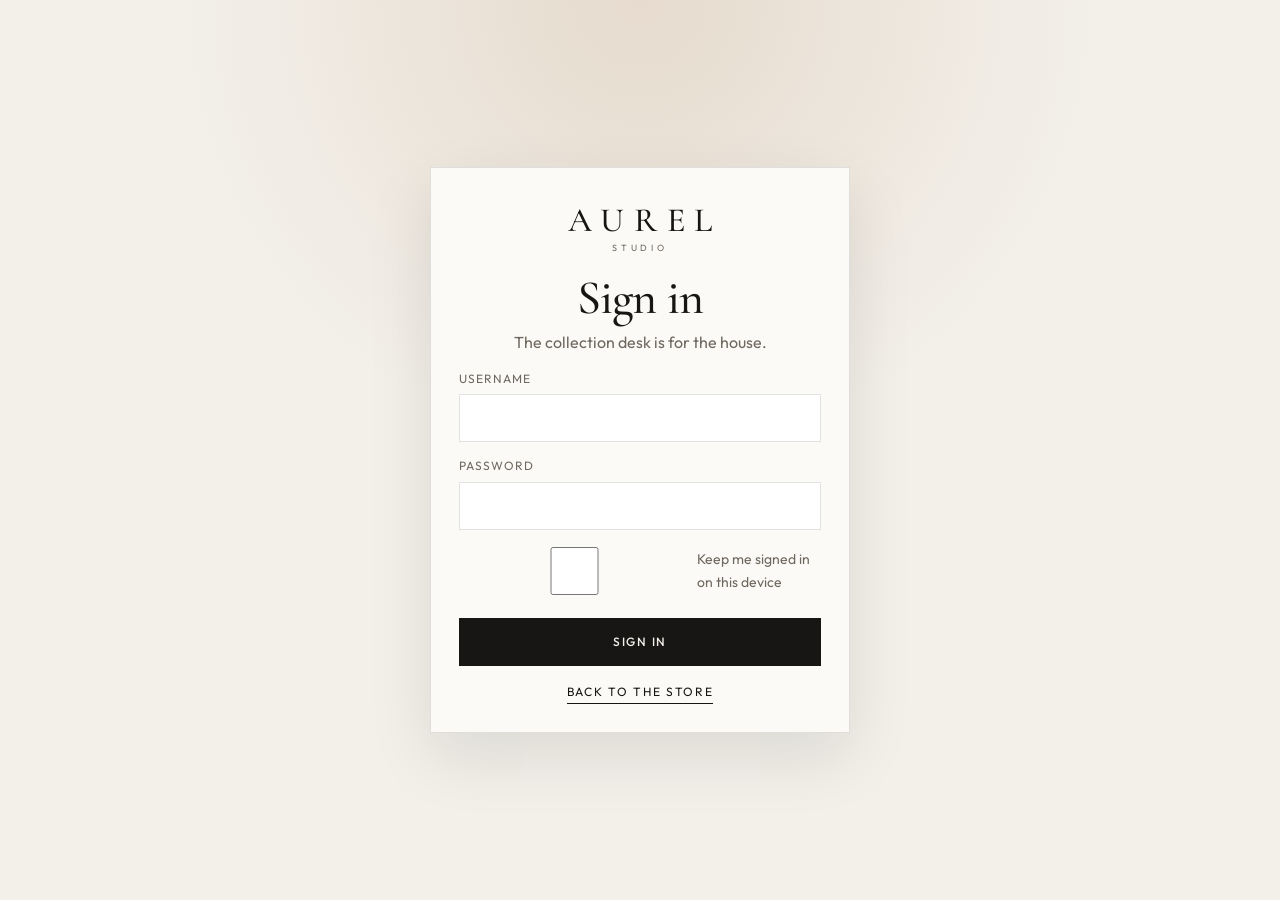
<file: fashion-store/admin.html>
<!DOCTYPE html>
<html lang="en">
<head>
  <meta charset="UTF-8">
  <meta name="viewport" content="width=device-width, initial-scale=1">
  <meta name="description" content="AUREL Studio. Update products, prices, and stock for the atelier.">
  <meta name="robots" content="noindex">
  <title>Studio — AUREL</title>
  <link rel="icon" href="assets/images/favicon.svg" type="image/svg+xml">
  <link rel="preconnect" href="https://fonts.googleapis.com">
  <link rel="preconnect" href="https://fonts.gstatic.com" crossorigin>
  <link href="https://fonts.googleapis.com/css2?family=Cormorant+Garamond:ital,wght@0,500;0,600;1,500&family=Outfit:wght@300;400;500&display=swap" rel="stylesheet">
  <link rel="stylesheet" href="css/style.css">
  <link rel="stylesheet" href="css/responsive.css">
  <link rel="stylesheet" href="css/animations.css">
</head>
<body data-page="studio" class="studio-locked">
  <a class="skip-link" href="#loginForm">Skip to sign in</a>
  <section class="login-screen" id="loginScreen">
    <form class="login-card" id="loginForm" novalidate>
      <p class="logo-mark">AUREL</p>
      <p class="logo-sub">Studio</p>
      <h1>Sign in</h1>
      <p class="muted">The collection desk is for the house.</p>
      <label class="field">
        <span>Username</span>
        <input name="username" type="text" autocomplete="username" required>
      </label>
      <label class="field">
        <span>Password</span>
        <input name="password" type="password" autocomplete="current-password" required>
      </label>
      <label class="login-remember">
        <input name="remember" type="checkbox">
        Keep me signed in on this device
      </label>
      <p class="field-error" id="loginError" hidden></p>
      <button class="btn btn-solid btn-full" type="submit" id="loginSubmit">Sign in</button>
      <a class="text-link" href="index.html">Back to the store</a>
    </form>
  </section>
  <header class="studio-bar" id="studioBar" hidden>
    <a class="studio-brand" href="index.html" aria-label="AUREL home">
      <span class="logo-mark">AUREL</span>
      <span class="logo-sub">Studio</span>
    </a>
    <nav class="studio-nav" aria-label="Studio">
      <button type="button" data-view="overview" class="is-active">Overview</button>
      <button type="button" data-view="products">Products</button>
      <button type="button" data-view="stock">Stock <span class="nav-count" id="lowBadge" hidden>0</span></button>
      <button type="button" data-view="orders">Orders</button>
    </nav>
    <a class="btn btn-ghost studio-store" href="index.html">View store</a>
    <button class="btn btn-ghost" type="button" id="signOut">Sign out</button>
  </header>

  <main id="studioMain" class="studio-main wrap" hidden>
    <div class="stat-grid" id="statGrid"></div>
    <section id="view-overview" data-panel="overview">
      <p class="eyebrow">Atelier</p>
      <h1>Studio</h1>
      <p class="lede studio-note">Update pieces, prices, and how many are on hand. The shop on this device uses what you save here. Five or fewer is low stock.</p>
      <div class="studio-split">
        <section class="studio-card">
          <h2>Needs attention</h2>
          <div id="attentionList"></div>
        </section>
        <section class="studio-card">
          <h2>Letters</h2>
          <div id="letterList"></div>
        </section>
      </div>
      <button class="linkish" type="button" id="resetCatalog">Restore the original collection</button>
    </section>

    <section id="view-products" data-panel="products" hidden>
      <div class="studio-toolbar">
        <div>
          <p class="eyebrow">Collection</p>
          <h1>Products</h1>
        </div>
        <button class="btn btn-solid" type="button" id="addProduct">Add a piece</button>
      </div>
      <div class="studio-filters">
        <label class="field grow">
          <span>Search</span>
          <input id="productSearch" type="search" placeholder="Name, cloth, or category">
        </label>
        <label class="field">
          <span>Showing</span>
          <select id="productFilter">
            <option value="all">All pieces</option>
            <option value="in">In stock</option>
            <option value="low">Low stock</option>
            <option value="out">Sold out</option>
          </select>
        </label>
      </div>
      <p class="fine" id="productCount"></p>
      <div class="table-scroll">
        <table class="studio-table">
          <thead>
            <tr>
              <th>Piece</th>
              <th>Category</th>
              <th>Price</th>
              <th>Stock</th>
              <th></th>
            </tr>
          </thead>
          <tbody id="productRows"></tbody>
        </table>
      </div>
      <p class="empty-state" id="productEmpty" hidden>No pieces match this search.</p>
    </section>

    <section id="view-stock" data-panel="stock" hidden>
      <p class="eyebrow">On hand</p>
      <h1>Stock</h1>
      <p class="lede studio-note">Set a quantity and the shop updates. Five or fewer shows as low stock. Zero marks the piece sold out.</p>
      <div class="table-scroll">
        <table class="studio-table">
          <thead>
            <tr>
              <th>Piece</th>
              <th>Status</th>
              <th>Quantity</th>
            </tr>
          </thead>
          <tbody id="stockRows"></tbody>
        </table>
      </div>
    </section>

    <section id="view-orders" data-panel="orders" hidden>
      <p class="eyebrow">Client care</p>
      <h1>Orders</h1>
      <p class="lede studio-note">Orders placed in this browser. Placing an order reduces the stock of each piece.</p>
      <div id="orderList"></div>
    </section>
  </main>

  <div class="editor-layer" id="editorLayer" hidden>
    <form class="editor-card" id="editorForm">
      <div class="editor-head">
        <div>
          <p class="eyebrow" id="editorEyebrow">Piece</p>
          <h2 id="editorTitle">Edit piece</h2>
        </div>
        <button class="modal-close" type="button" data-close-editor aria-label="Close">×</button>
      </div>
      <div class="form-grid two">
        <label class="field">
          <span>Name</span>
          <input name="name" required maxlength="80">
        </label>
        <label class="field">
          <span>Category</span>
          <select name="category">
            <option>Women</option>
            <option>Men</option>
          </select>
        </label>
        <label class="field">
          <span>Type</span>
          <input name="subcategory" list="typeList" required maxlength="40">
          <datalist id="typeList">
            <option value="Blazers"></option>
            <option value="Jackets"></option>
            <option value="Shirts"></option>
            <option value="T-Shirts"></option>
            <option value="Dresses"></option>
            <option value="Jeans"></option>
            <option value="Trousers"></option>
            <option value="Hoodies"></option>
            <option value="Casual"></option>
          </datalist>
        </label>
        <label class="field">
          <span>Stock</span>
          <input name="stock" type="number" min="0" max="999" required>
        </label>
        <label class="field">
          <span>Price (₹)</span>
          <input name="price" type="number" min="1" step="1" required>
        </label>
        <label class="field">
          <span>Original price (₹)</span>
          <input name="originalPrice" type="number" min="1" step="1" required>
        </label>
        <label class="field">
          <span>Rating</span>
          <input name="rating" type="number" min="0" max="5" step="0.1" required>
        </label>
        <label class="field">
          <span>Reviews</span>
          <input name="reviews" type="number" min="0" step="1" required>
        </label>
      </div>
      <label class="field">
        <span>Colours, separated by commas</span>
        <input name="colors" required placeholder="Black, Navy, Ivory">
      </label>
      <label class="field">
        <span>Sizes, separated by commas</span>
        <input name="sizes" required placeholder="XS, S, M, L">
      </label>
      <div class="field">
        <span>Photos</span>
        <p class="fine">Upload up to 3. The first is the main photo. The second appears when a card is hovered.</p>
        <label class="btn btn-ghost upload-btn">
          Upload photos
          <input id="imageFiles" type="file" accept="image/*" multiple>
        </label>
        <div class="upload-previews" id="imagePreviews"></div>
        <div class="upload-link">
          <input id="imageLink" type="url" placeholder="Or paste an image link" autocomplete="off">
          <button class="btn btn-ghost" type="button" id="addImageLink">Add link</button>
        </div>
      </div>
      <label class="field">
        <span>Description</span>
        <textarea name="description" rows="4" required maxlength="600"></textarea>
      </label>
      <div class="editor-checks">
        <label><input name="featured" type="checkbox"> Featured</label>
        <label><input name="newArrival" type="checkbox"> New arrival</label>
      </div>
      <p class="field-error" id="editorError" hidden></p>
      <div class="editor-actions">
        <button class="btn btn-solid" type="submit">Save piece</button>
        <button class="btn btn-ghost" type="button" id="deleteProduct" hidden>Remove</button>
      </div>
    </form>
  </div>
  <div id="studioToast" class="toasts" aria-live="polite"></div>
  <script src="data/catalog.js"></script>
  <script src="js/products.js"></script>
  <script src="js/cart.js"></script>
  <script src="js/admin.js"></script>
</body>
</html>
</file>
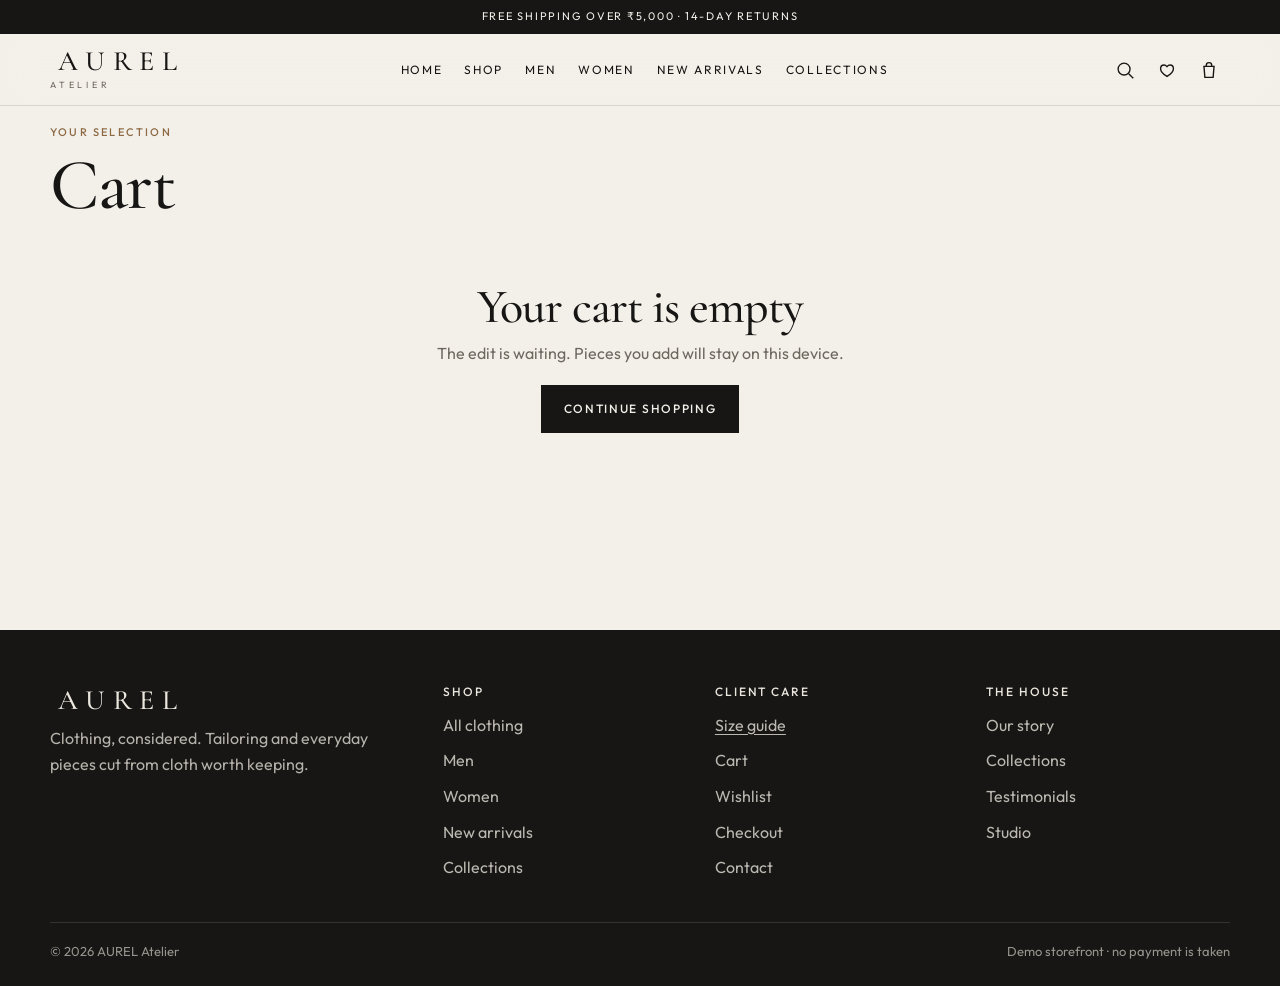
<file: fashion-store/cart.html>
<!DOCTYPE html>
<html lang="en">
<head>
  <meta charset="UTF-8">
  <meta name="viewport" content="width=device-width, initial-scale=1">
  <meta name="description" content="Review your AUREL cart before checkout.">
  <meta name="theme-color" content="#171614">
  <meta name="robots" content="noindex">
  <title>Cart — AUREL</title>
  <link rel="icon" href="assets/images/favicon.svg" type="image/svg+xml">
  <link rel="preconnect" href="https://fonts.googleapis.com">
  <link rel="preconnect" href="https://fonts.gstatic.com" crossorigin>
  <link href="https://fonts.googleapis.com/css2?family=Cormorant+Garamond:ital,wght@0,500;0,600;1,500;1,600&family=Outfit:wght@300;400;500&display=swap" rel="stylesheet">
  <link rel="stylesheet" href="css/style.css">
  <link rel="stylesheet" href="css/responsive.css">
  <link rel="stylesheet" href="css/animations.css">
</head>
<body data-page="cart">
  <a class="skip-link" href="#main">Skip to content</a>
  <noscript><p class="noscript">AUREL needs JavaScript to load the collection, cart, and wishlist.</p></noscript>
  <header class="site-header" id="siteHeader">
    <div class="announce"><p>Free shipping over ₹5,000 · 14-day returns</p></div>
    <div class="nav-bar">
      <div class="nav-bar-inner wrap">
        <div class="nav-left">
          <button class="nav-toggle" id="navToggle" type="button" aria-label="Open menu" aria-expanded="false" aria-controls="mobileMenu"><span></span><span></span><span></span></button>
          <a class="logo" href="index.html" aria-label="AUREL home"><span class="logo-mark">AUREL</span><span class="logo-sub">Atelier</span></a>
        </div>
        <nav class="primary-nav" aria-label="Primary">
          <a href="index.html" data-nav="home">Home</a>
          <a href="shop.html" data-nav="shop">Shop</a>
          <a href="shop.html?gender=Men" data-nav="men">Men</a>
          <a href="shop.html?gender=Women" data-nav="women">Women</a>
          <a href="shop.html?collection=new" data-nav="new">New Arrivals</a>
          <a href="shop.html?collection=featured" data-nav="collections">Collections</a>
        </nav>
        <div class="nav-actions">
          <button class="icon-btn" id="searchOpen" type="button" aria-label="Search"><svg viewBox="0 0 24 24" fill="none" stroke="currentColor" stroke-width="1.5" aria-hidden="true"><circle cx="11" cy="11" r="6.5"/><path d="M16 16l5 5"/></svg></button>
          <a class="icon-btn" href="wishlist.html" aria-label="Wishlist"><svg viewBox="0 0 24 24" fill="none" stroke="currentColor" stroke-width="1.5" aria-hidden="true"><path d="M12 19s-7-4.4-7-8.5C5 8 6.8 6.5 8.8 6.5c1.2 0 2.2.6 3.2 1.8 1-1.2 2-1.8 3.2-1.8 2 0 3.8 1.5 3.8 4C19 14.6 12 19 12 19z"/></svg><span class="count" id="wishCount" hidden>0</span></a>
          <button class="icon-btn" id="cartOpen" type="button" aria-label="Open cart"><svg viewBox="0 0 24 24" fill="none" stroke="currentColor" stroke-width="1.5" aria-hidden="true"><path d="M6.5 8h11l-1 12h-9l-1-12z"/><path d="M9 8V7a3 3 0 0 1 6 0v1"/></svg><span class="count" id="cartCount" hidden>0</span></button>
        </div>
      </div>
    </div>
    <div class="mobile-menu" id="mobileMenu">
      <nav aria-label="Mobile">
        <a href="index.html" data-nav="home">Home</a>
        <a href="shop.html" data-nav="shop">Shop</a>
        <a href="shop.html?gender=Men" data-nav="men">Men</a>
        <a href="shop.html?gender=Women" data-nav="women">Women</a>
        <a href="shop.html?collection=new" data-nav="new">New Arrivals</a>
        <a href="shop.html?collection=featured" data-nav="collections">Collections</a>
      </nav>
    </div>
  </header>
  <main id="main" class="page">
    <div class="wrap">
      <header class="page-head">
        <p class="eyebrow">Your selection</p>
        <h1>Cart</h1>
      </header>
      <div id="cartPage">
        <div class="skeleton sk-line" style="height:120px"></div>
      </div>
    </div>
  </main>
  <footer class="site-footer">
    <div class="wrap">
      <div class="footer-grid">
        <div>
          <p class="logo-mark">AUREL</p>
          <p class="footer-brand">Clothing, considered. Tailoring and everyday pieces cut from cloth worth keeping.</p>
        </div>
        <div>
          <h2>Shop</h2>
          <a href="shop.html">All clothing</a>
          <a href="shop.html?gender=Men">Men</a>
          <a href="shop.html?gender=Women">Women</a>
          <a href="shop.html?collection=new">New arrivals</a>
          <a href="shop.html?collection=featured">Collections</a>
        </div>
        <div>
          <h2>Client care</h2>
          <button type="button" class="linkish js-size-guide">Size guide</button>
          <a href="cart.html">Cart</a>
          <a href="wishlist.html">Wishlist</a>
          <a href="checkout.html">Checkout</a>
          <a href="index.html#newsletter">Contact</a>
        </div>
        <div>
          <h2>The house</h2>
          <a href="index.html#story">Our story</a>
          <a href="index.html#collections">Collections</a>
          <a href="index.html#testimonials">Testimonials</a>
          <a href="admin.html">Studio</a>
        </div>
      </div>
      <div class="footer-base">
        <p>© 2026 AUREL Atelier</p>
        <p>Demo storefront · no payment is taken</p>
      </div>
    </div>
  </footer>
  <div id="portal"></div>
  <div id="toasts" class="toasts" aria-live="polite"></div>
  <script src="data/catalog.js"></script>
  <script src="js/products.js"></script>
  <script src="js/cart.js"></script>
  <script src="js/wishlist.js"></script>
  <script src="js/app.js"></script>
</body>
</html>
</file>
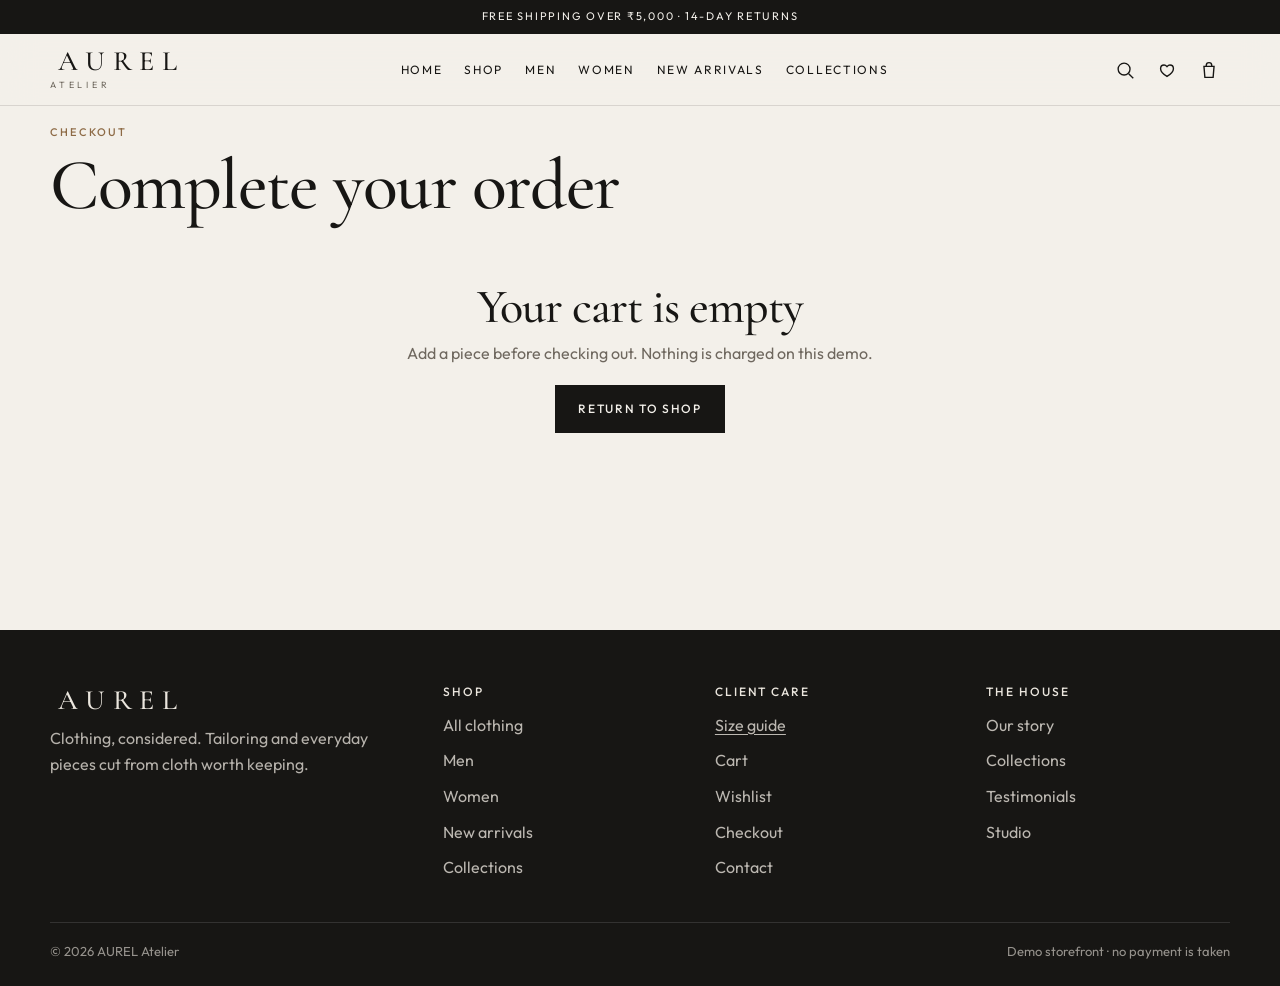
<file: fashion-store/checkout.html>
<!DOCTYPE html>
<html lang="en">
<head>
  <meta charset="UTF-8">
  <meta name="viewport" content="width=device-width, initial-scale=1">
  <meta name="description" content="Demo checkout for AUREL. No payment is taken.">
  <meta name="theme-color" content="#171614">
  <meta name="robots" content="noindex">
  <title>Checkout — AUREL</title>
  <link rel="icon" href="assets/images/favicon.svg" type="image/svg+xml">
  <link rel="preconnect" href="https://fonts.googleapis.com">
  <link rel="preconnect" href="https://fonts.gstatic.com" crossorigin>
  <link href="https://fonts.googleapis.com/css2?family=Cormorant+Garamond:ital,wght@0,500;0,600;1,500;1,600&family=Outfit:wght@300;400;500&display=swap" rel="stylesheet">
  <link rel="stylesheet" href="css/style.css">
  <link rel="stylesheet" href="css/responsive.css">
  <link rel="stylesheet" href="css/animations.css">
</head>
<body data-page="checkout">
  <a class="skip-link" href="#main">Skip to content</a>
  <noscript><p class="noscript">AUREL needs JavaScript to load the collection, cart, and wishlist.</p></noscript>
  <header class="site-header" id="siteHeader">
    <div class="announce"><p>Free shipping over ₹5,000 · 14-day returns</p></div>
    <div class="nav-bar">
      <div class="nav-bar-inner wrap">
        <div class="nav-left">
          <button class="nav-toggle" id="navToggle" type="button" aria-label="Open menu" aria-expanded="false" aria-controls="mobileMenu"><span></span><span></span><span></span></button>
          <a class="logo" href="index.html" aria-label="AUREL home"><span class="logo-mark">AUREL</span><span class="logo-sub">Atelier</span></a>
        </div>
        <nav class="primary-nav" aria-label="Primary">
          <a href="index.html" data-nav="home">Home</a>
          <a href="shop.html" data-nav="shop">Shop</a>
          <a href="shop.html?gender=Men" data-nav="men">Men</a>
          <a href="shop.html?gender=Women" data-nav="women">Women</a>
          <a href="shop.html?collection=new" data-nav="new">New Arrivals</a>
          <a href="shop.html?collection=featured" data-nav="collections">Collections</a>
        </nav>
        <div class="nav-actions">
          <button class="icon-btn" id="searchOpen" type="button" aria-label="Search"><svg viewBox="0 0 24 24" fill="none" stroke="currentColor" stroke-width="1.5" aria-hidden="true"><circle cx="11" cy="11" r="6.5"/><path d="M16 16l5 5"/></svg></button>
          <a class="icon-btn" href="wishlist.html" aria-label="Wishlist"><svg viewBox="0 0 24 24" fill="none" stroke="currentColor" stroke-width="1.5" aria-hidden="true"><path d="M12 19s-7-4.4-7-8.5C5 8 6.8 6.5 8.8 6.5c1.2 0 2.2.6 3.2 1.8 1-1.2 2-1.8 3.2-1.8 2 0 3.8 1.5 3.8 4C19 14.6 12 19 12 19z"/></svg><span class="count" id="wishCount" hidden>0</span></a>
          <button class="icon-btn" id="cartOpen" type="button" aria-label="Open cart"><svg viewBox="0 0 24 24" fill="none" stroke="currentColor" stroke-width="1.5" aria-hidden="true"><path d="M6.5 8h11l-1 12h-9l-1-12z"/><path d="M9 8V7a3 3 0 0 1 6 0v1"/></svg><span class="count" id="cartCount" hidden>0</span></button>
        </div>
      </div>
    </div>
    <div class="mobile-menu" id="mobileMenu">
      <nav aria-label="Mobile">
        <a href="index.html" data-nav="home">Home</a>
        <a href="shop.html" data-nav="shop">Shop</a>
        <a href="shop.html?gender=Men" data-nav="men">Men</a>
        <a href="shop.html?gender=Women" data-nav="women">Women</a>
        <a href="shop.html?collection=new" data-nav="new">New Arrivals</a>
        <a href="shop.html?collection=featured" data-nav="collections">Collections</a>
      </nav>
    </div>
  </header>
  <main id="main" class="page">
    <div class="wrap">
      <header class="page-head">
        <p class="eyebrow">Checkout</p>
        <h1>Complete your order</h1>
      </header>
      <div id="checkoutLoading" class="empty-state"><p>Preparing checkout…</p></div>
      <div id="checkoutEmpty" class="empty-state" hidden>
        <h2>Your cart is empty</h2>
        <p>Add a piece before checking out. Nothing is charged on this demo.</p>
        <a class="btn btn-solid" href="shop.html">Return to shop</a>
      </div>
      <div id="checkoutConfirmed" class="confirm" hidden></div>
      <div id="checkoutLayout" class="checkout-layout" hidden>
        <form id="checkoutForm" novalidate>
          <h2>Contact</h2>
          <div class="form-grid two">
            <label class="field"><span>First name</span><input name="firstName" autocomplete="given-name" required></label>
            <label class="field"><span>Last name</span><input name="lastName" autocomplete="family-name" required></label>
          </div>
          <label class="field"><span>Email</span><input name="email" type="email" autocomplete="email" required></label>
          <label class="field"><span>Mobile</span><input name="phone" type="tel" inputmode="numeric" maxlength="10" autocomplete="tel" placeholder="10-digit mobile" required></label>
          <h2>Shipping</h2>
          <label class="field"><span>Address</span><input name="address" autocomplete="address-line1" required></label>
          <label class="field"><span>Apartment, optional</span><input name="apartment" autocomplete="address-line2"></label>
          <div class="form-grid two">
            <label class="field"><span>City</span><input name="city" autocomplete="address-level2" required></label>
            <label class="field"><span>State</span><input name="state" autocomplete="address-level1" required></label>
          </div>
          <label class="field"><span>Postal code</span><input name="postal" inputmode="numeric" maxlength="6" autocomplete="postal-code" required></label>
          <h2>Payment</h2>
          <div class="field" id="paymentField">
            <span>Method</span>
            <div class="pay-options">
              <label class="pay-option"><input type="radio" name="payment" value="upi" checked> <span>UPI</span></label>
              <label class="pay-option"><input type="radio" name="payment" value="cod"> <span>Cash on delivery</span></label>
            </div>
          </div>
          <div class="pay-panel" data-pay-panel="upi">
            <div class="upi-scan">
              <p class="eyebrow">Scan to pay</p>
              <div id="upiQr" class="upi-qr" role="img" aria-label="UPI scanner"></div>
              <p class="upi-amount" id="upiAmount"></p>
              <p class="fine">Open any UPI app and scan this code. This is a demonstration — no payment is collected.</p>
            </div>
          </div>
          <div class="pay-panel" data-pay-panel="cod" hidden>
            <p class="fine">Pay when the parcel arrives. In this demo, no courier is booked and nothing is collected.</p>
          </div>
        </form>
        <aside class="summary-card">
          <h2>Order summary</h2>
          <div id="orderSummary"></div>
          <form data-promo-form>
            <div class="promo-form">
              <label class="sr-only" for="checkoutPromo">Promo code</label>
              <input id="checkoutPromo" name="code" type="text" placeholder="Promo code" autocomplete="off">
              <button class="btn btn-ghost" type="submit">Apply</button>
            </div>
          </form>
          <p class="fine">AUREL10 is 10% off. ATELIER is ₹750 off orders of ₹4,000 or more.</p>
          <button class="btn btn-solid btn-full" type="submit" form="checkoutForm" id="placeOrder">Place order</button>
          <p class="fine" style="margin-top:10px">Your details stay in this browser. No payment is taken.</p>
        </aside>
      </div>
    </div>
  </main>
  <footer class="site-footer">
    <div class="wrap">
      <div class="footer-grid">
        <div>
          <p class="logo-mark">AUREL</p>
          <p class="footer-brand">Clothing, considered. Tailoring and everyday pieces cut from cloth worth keeping.</p>
        </div>
        <div>
          <h2>Shop</h2>
          <a href="shop.html">All clothing</a>
          <a href="shop.html?gender=Men">Men</a>
          <a href="shop.html?gender=Women">Women</a>
          <a href="shop.html?collection=new">New arrivals</a>
          <a href="shop.html?collection=featured">Collections</a>
        </div>
        <div>
          <h2>Client care</h2>
          <button type="button" class="linkish js-size-guide">Size guide</button>
          <a href="cart.html">Cart</a>
          <a href="wishlist.html">Wishlist</a>
          <a href="checkout.html">Checkout</a>
          <a href="index.html#newsletter">Contact</a>
        </div>
        <div>
          <h2>The house</h2>
          <a href="index.html#story">Our story</a>
          <a href="index.html#collections">Collections</a>
          <a href="index.html#testimonials">Testimonials</a>
          <a href="admin.html">Studio</a>
        </div>
      </div>
      <div class="footer-base">
        <p>© 2026 AUREL Atelier</p>
        <p>Demo storefront · no payment is taken</p>
      </div>
    </div>
  </footer>
  <div id="portal"></div>
  <div id="toasts" class="toasts" aria-live="polite"></div>
  <script src="data/catalog.js"></script>
  <script src="js/products.js"></script>
  <script src="js/cart.js"></script>
  <script src="js/wishlist.js"></script>
  <script src="js/app.js"></script>
  <script src="js/qr.js"></script>
  <script src="js/checkout.js"></script>
</body>
</html>
</file>
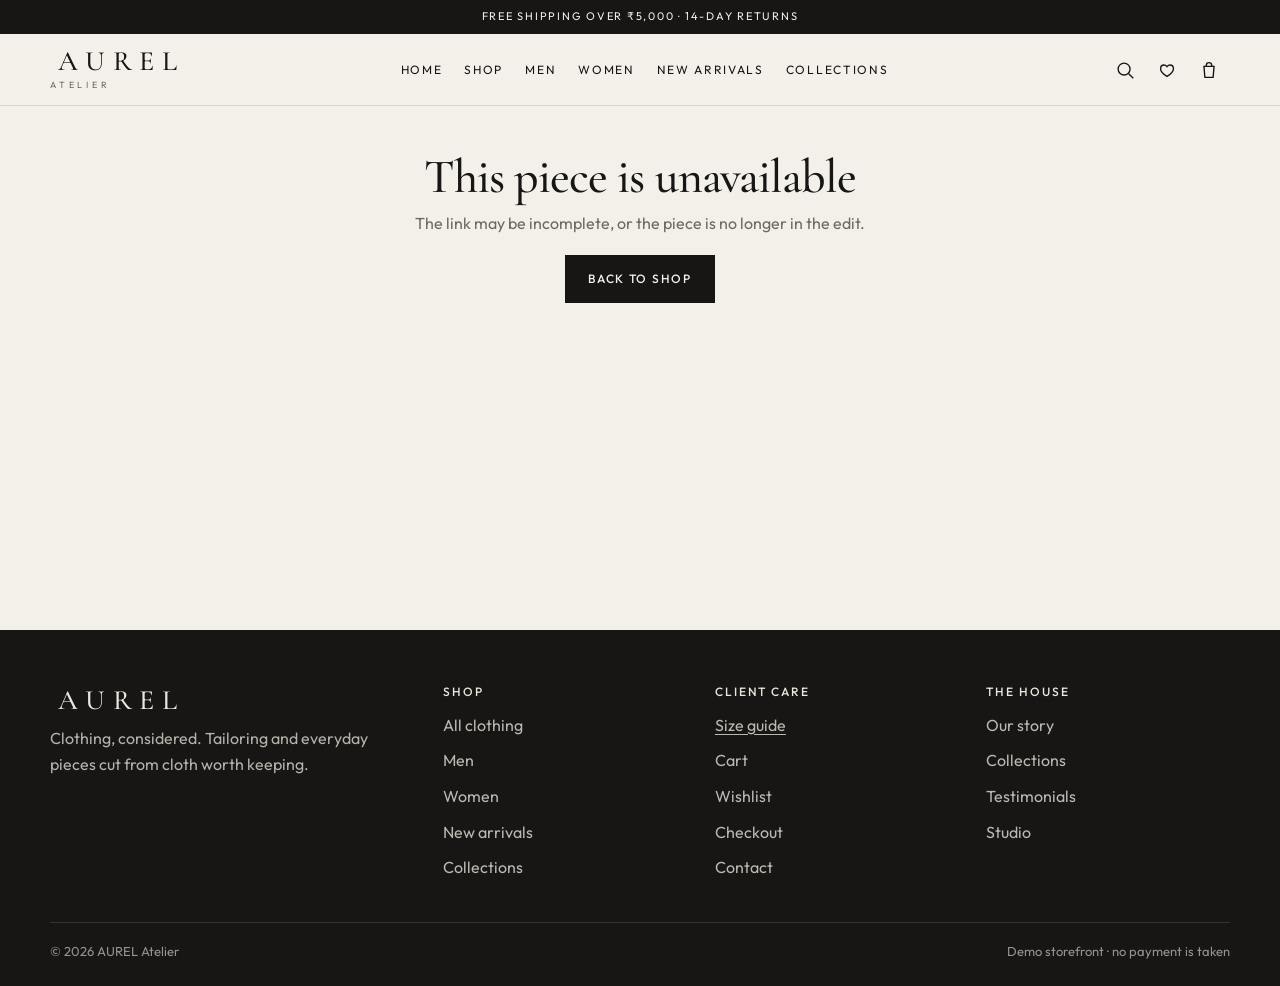
<file: fashion-store/product.html>
<!DOCTYPE html>
<html lang="en">
<head>
  <meta charset="UTF-8">
  <meta name="viewport" content="width=device-width, initial-scale=1">
  <meta name="description" content="Product details from the AUREL atelier.">
  <meta name="theme-color" content="#171614">
  <meta name="robots" content="noindex">
  <title>Piece — AUREL</title>
  <link rel="icon" href="assets/images/favicon.svg" type="image/svg+xml">
  <link rel="preconnect" href="https://fonts.googleapis.com">
  <link rel="preconnect" href="https://fonts.gstatic.com" crossorigin>
  <link href="https://fonts.googleapis.com/css2?family=Cormorant+Garamond:ital,wght@0,500;0,600;1,500;1,600&family=Outfit:wght@300;400;500&display=swap" rel="stylesheet">
  <link rel="stylesheet" href="css/style.css">
  <link rel="stylesheet" href="css/responsive.css">
  <link rel="stylesheet" href="css/animations.css">
</head>
<body data-page="product">
  <a class="skip-link" href="#main">Skip to content</a>
  <noscript><p class="noscript">AUREL needs JavaScript to load the collection, cart, and wishlist.</p></noscript>
  <header class="site-header" id="siteHeader">
    <div class="announce"><p>Free shipping over ₹5,000 · 14-day returns</p></div>
    <div class="nav-bar">
      <div class="nav-bar-inner wrap">
        <div class="nav-left">
          <button class="nav-toggle" id="navToggle" type="button" aria-label="Open menu" aria-expanded="false" aria-controls="mobileMenu"><span></span><span></span><span></span></button>
          <a class="logo" href="index.html" aria-label="AUREL home"><span class="logo-mark">AUREL</span><span class="logo-sub">Atelier</span></a>
        </div>
        <nav class="primary-nav" aria-label="Primary">
          <a href="index.html" data-nav="home">Home</a>
          <a href="shop.html" data-nav="shop">Shop</a>
          <a href="shop.html?gender=Men" data-nav="men">Men</a>
          <a href="shop.html?gender=Women" data-nav="women">Women</a>
          <a href="shop.html?collection=new" data-nav="new">New Arrivals</a>
          <a href="shop.html?collection=featured" data-nav="collections">Collections</a>
        </nav>
        <div class="nav-actions">
          <button class="icon-btn" id="searchOpen" type="button" aria-label="Search"><svg viewBox="0 0 24 24" fill="none" stroke="currentColor" stroke-width="1.5" aria-hidden="true"><circle cx="11" cy="11" r="6.5"/><path d="M16 16l5 5"/></svg></button>
          <a class="icon-btn" href="wishlist.html" aria-label="Wishlist"><svg viewBox="0 0 24 24" fill="none" stroke="currentColor" stroke-width="1.5" aria-hidden="true"><path d="M12 19s-7-4.4-7-8.5C5 8 6.8 6.5 8.8 6.5c1.2 0 2.2.6 3.2 1.8 1-1.2 2-1.8 3.2-1.8 2 0 3.8 1.5 3.8 4C19 14.6 12 19 12 19z"/></svg><span class="count" id="wishCount" hidden>0</span></a>
          <button class="icon-btn" id="cartOpen" type="button" aria-label="Open cart"><svg viewBox="0 0 24 24" fill="none" stroke="currentColor" stroke-width="1.5" aria-hidden="true"><path d="M6.5 8h11l-1 12h-9l-1-12z"/><path d="M9 8V7a3 3 0 0 1 6 0v1"/></svg><span class="count" id="cartCount" hidden>0</span></button>
        </div>
      </div>
    </div>
    <div class="mobile-menu" id="mobileMenu">
      <nav aria-label="Mobile">
        <a href="index.html" data-nav="home">Home</a>
        <a href="shop.html" data-nav="shop">Shop</a>
        <a href="shop.html?gender=Men" data-nav="men">Men</a>
        <a href="shop.html?gender=Women" data-nav="women">Women</a>
        <a href="shop.html?collection=new" data-nav="new">New Arrivals</a>
        <a href="shop.html?collection=featured" data-nav="collections">Collections</a>
      </nav>
    </div>
  </header>
  <main id="main" class="page">
    <div class="wrap" id="productRoot">
      <div class="product-layout" aria-hidden="true">
        <div class="skeleton sk-img" style="aspect-ratio:4/5"></div>
        <div>
          <div class="skeleton sk-line" style="width:30%"></div>
          <div class="skeleton sk-line" style="height:42px;margin-top:16px"></div>
          <div class="skeleton sk-line" style="margin-top:16px"></div>
          <div class="skeleton sk-line short"></div>
        </div>
      </div>
    </div>
  </main>
  <footer class="site-footer">
    <div class="wrap">
      <div class="footer-grid">
        <div>
          <p class="logo-mark">AUREL</p>
          <p class="footer-brand">Clothing, considered. Tailoring and everyday pieces cut from cloth worth keeping.</p>
        </div>
        <div>
          <h2>Shop</h2>
          <a href="shop.html">All clothing</a>
          <a href="shop.html?gender=Men">Men</a>
          <a href="shop.html?gender=Women">Women</a>
          <a href="shop.html?collection=new">New arrivals</a>
          <a href="shop.html?collection=featured">Collections</a>
        </div>
        <div>
          <h2>Client care</h2>
          <button type="button" class="linkish js-size-guide">Size guide</button>
          <a href="cart.html">Cart</a>
          <a href="wishlist.html">Wishlist</a>
          <a href="checkout.html">Checkout</a>
          <a href="index.html#newsletter">Contact</a>
        </div>
        <div>
          <h2>The house</h2>
          <a href="index.html#story">Our story</a>
          <a href="index.html#collections">Collections</a>
          <a href="index.html#testimonials">Testimonials</a>
          <a href="admin.html">Studio</a>
        </div>
      </div>
      <div class="footer-base">
        <p>© 2026 AUREL Atelier</p>
        <p>Demo storefront · no payment is taken</p>
      </div>
    </div>
  </footer>
  <div id="portal"></div>
  <div id="toasts" class="toasts" aria-live="polite"></div>
  <script src="data/catalog.js"></script>
  <script src="js/products.js"></script>
  <script src="js/cart.js"></script>
  <script src="js/wishlist.js"></script>
  <script src="js/app.js"></script>
  <script src="js/product.js"></script>
</body>
</html>
</file>
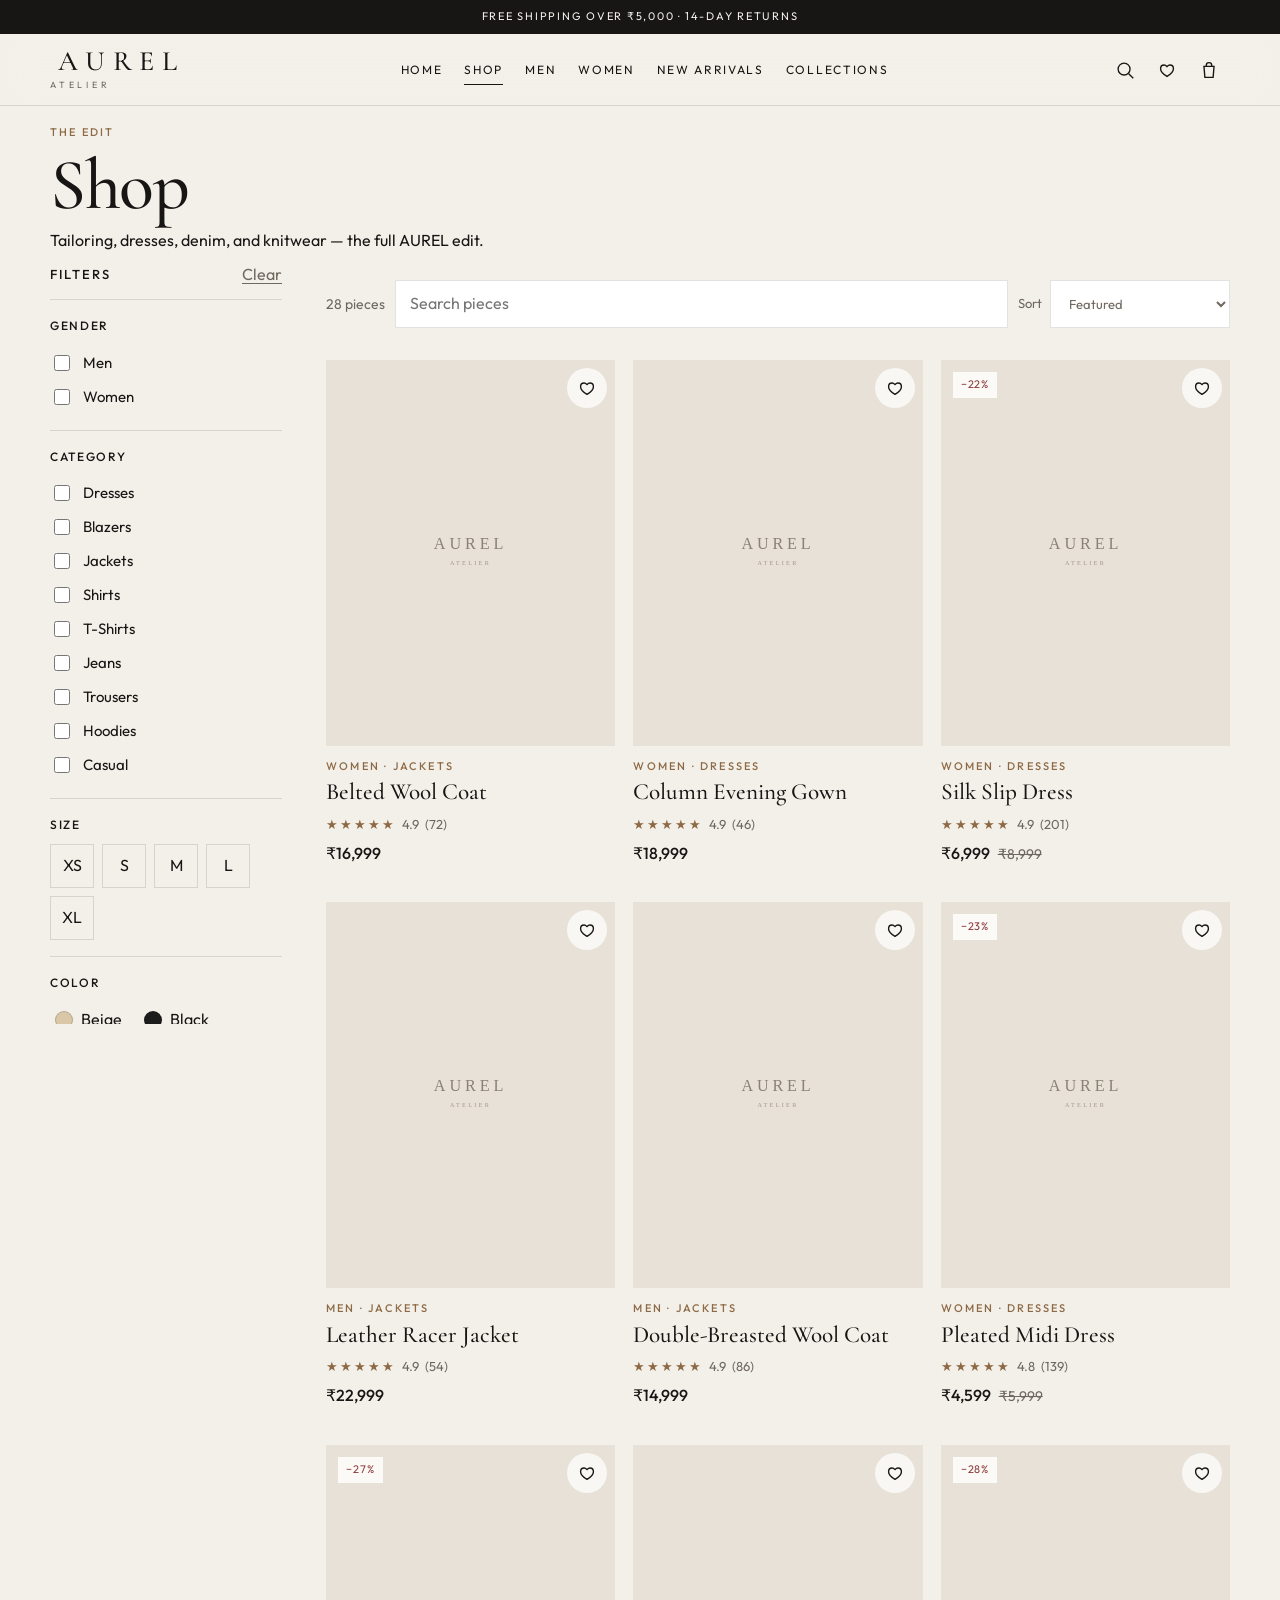
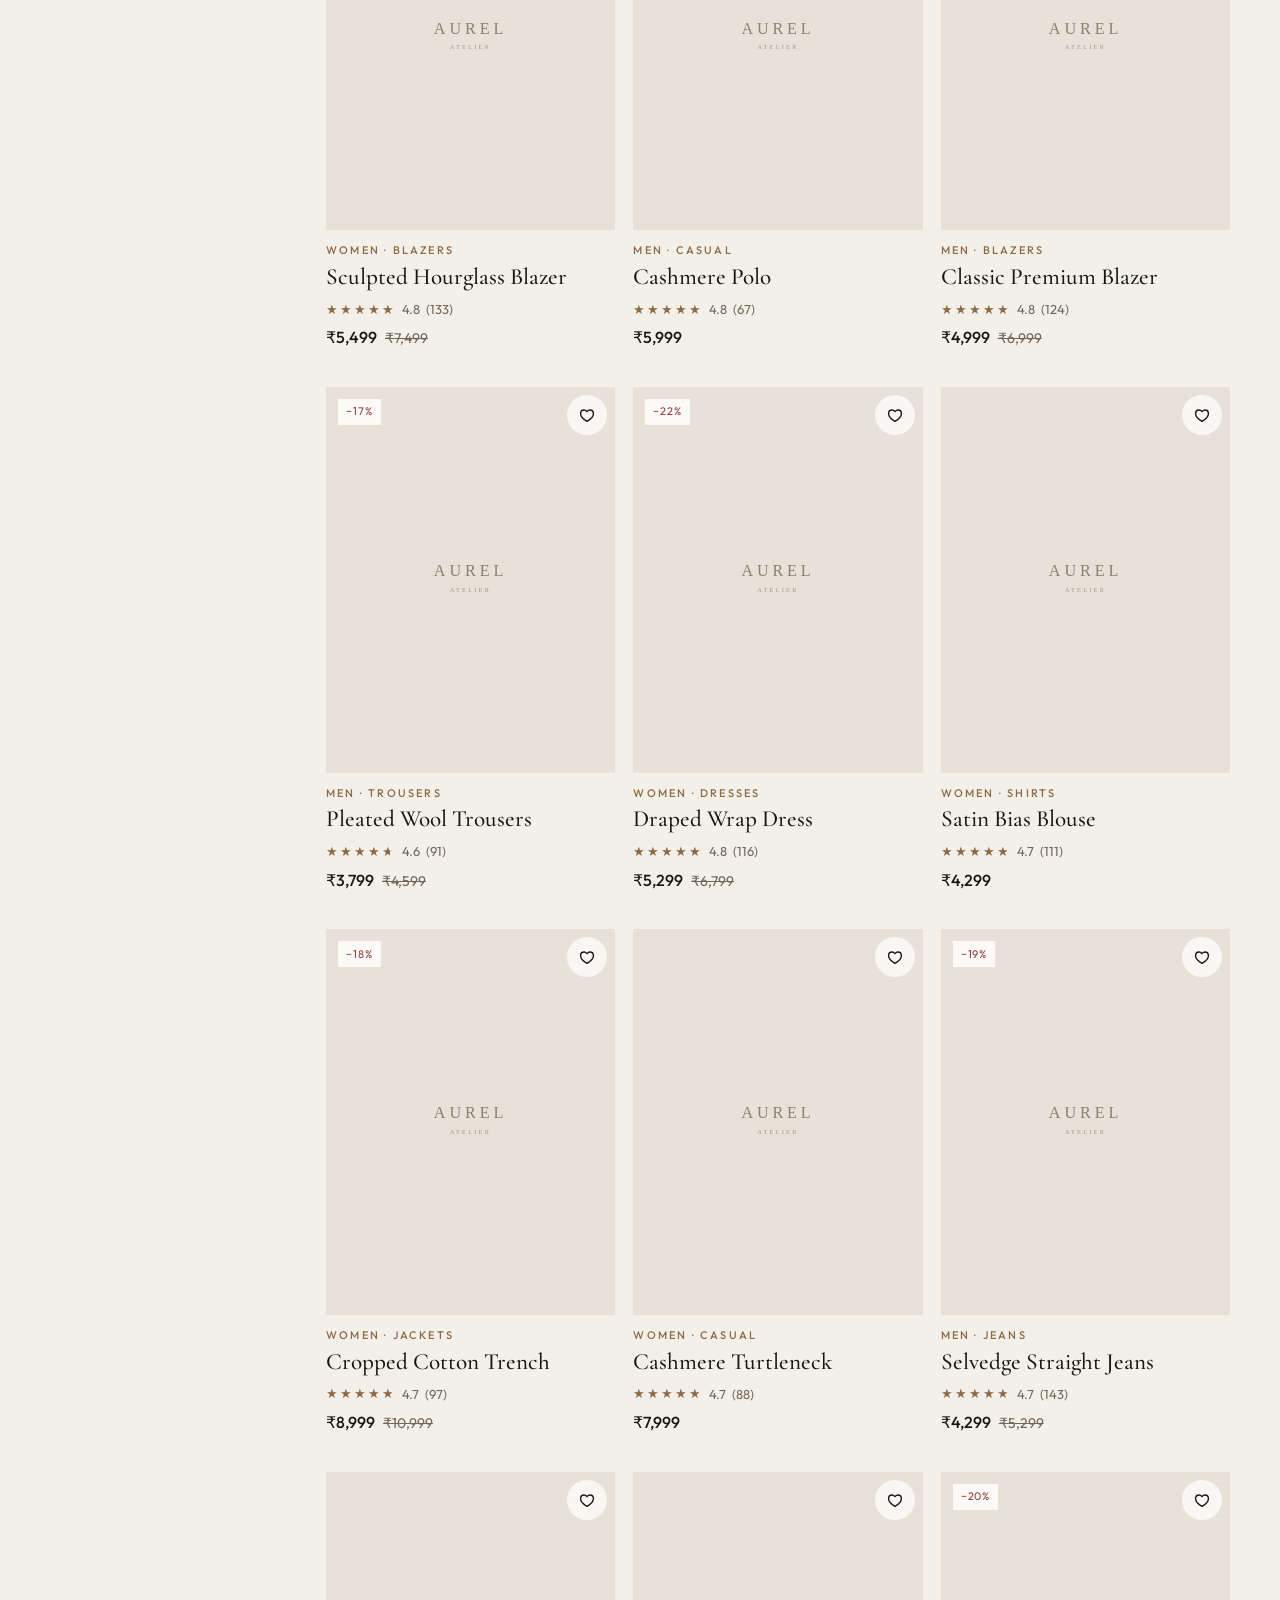
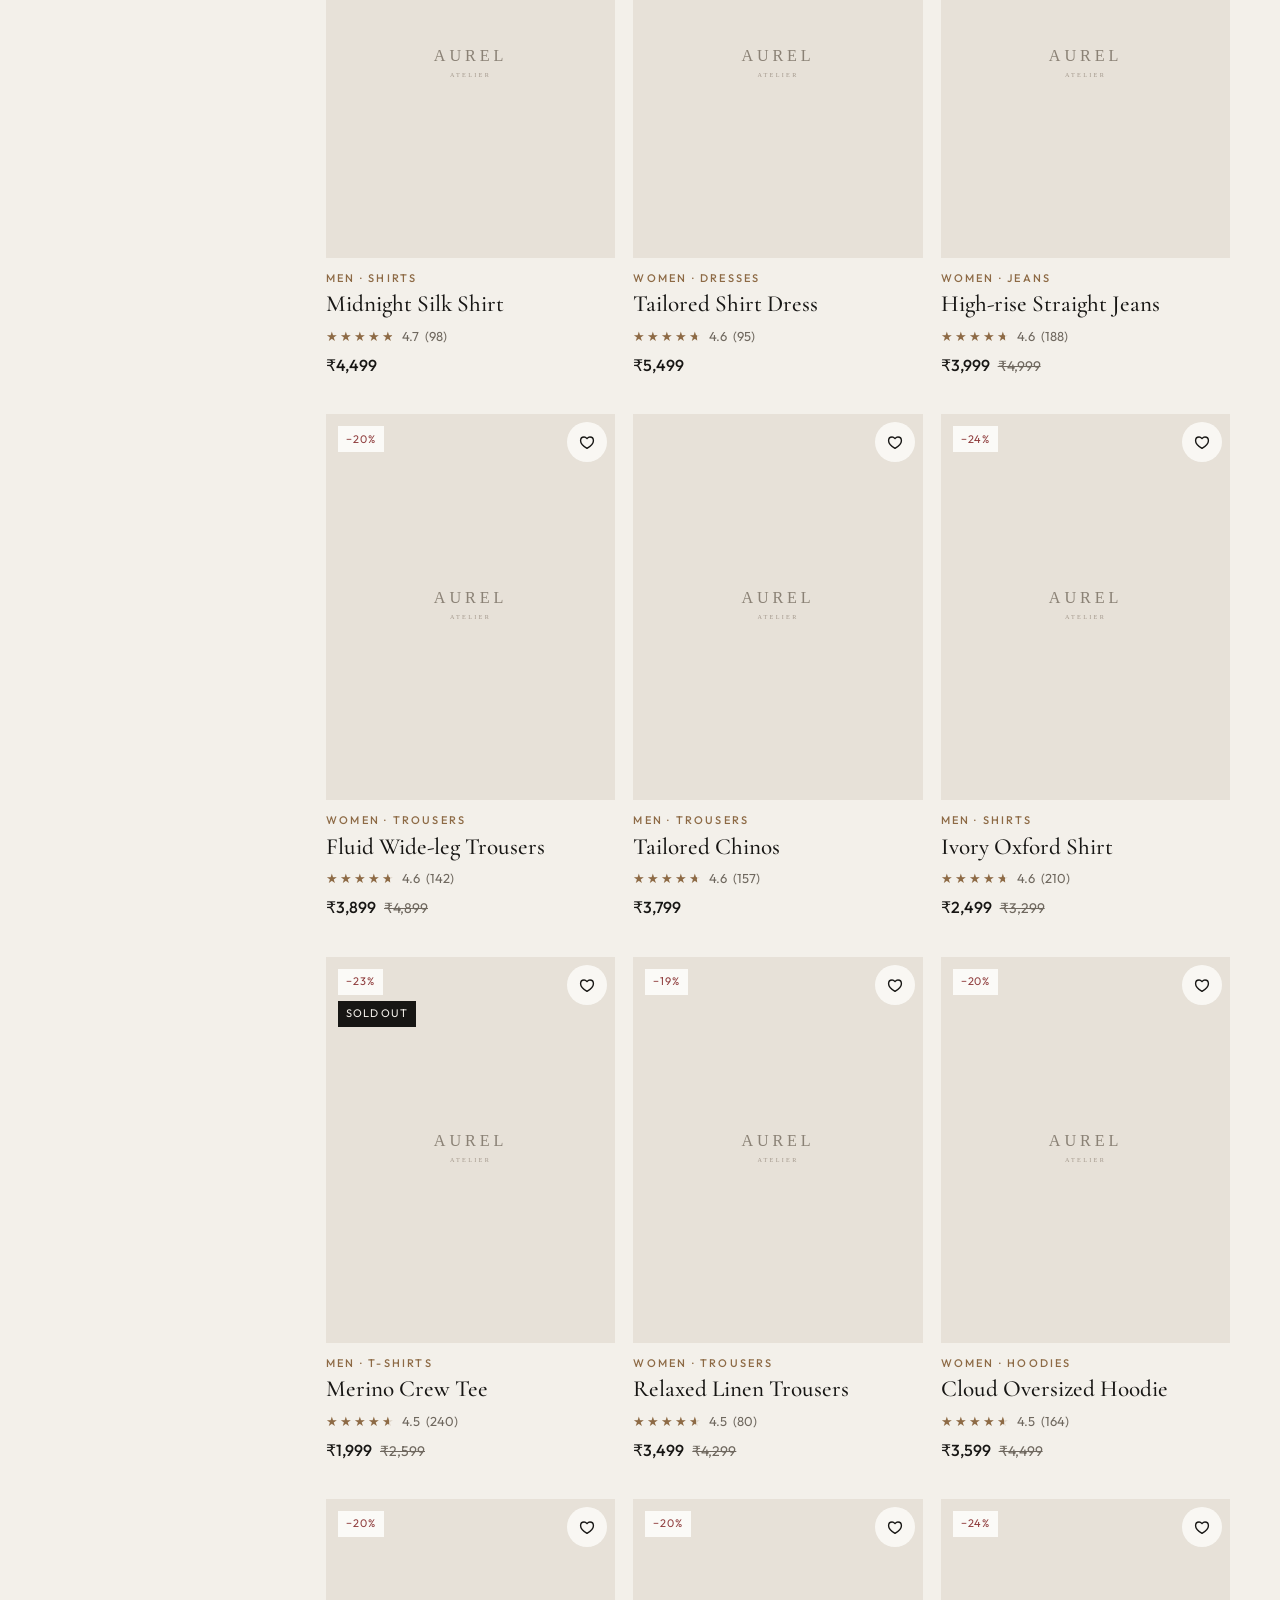
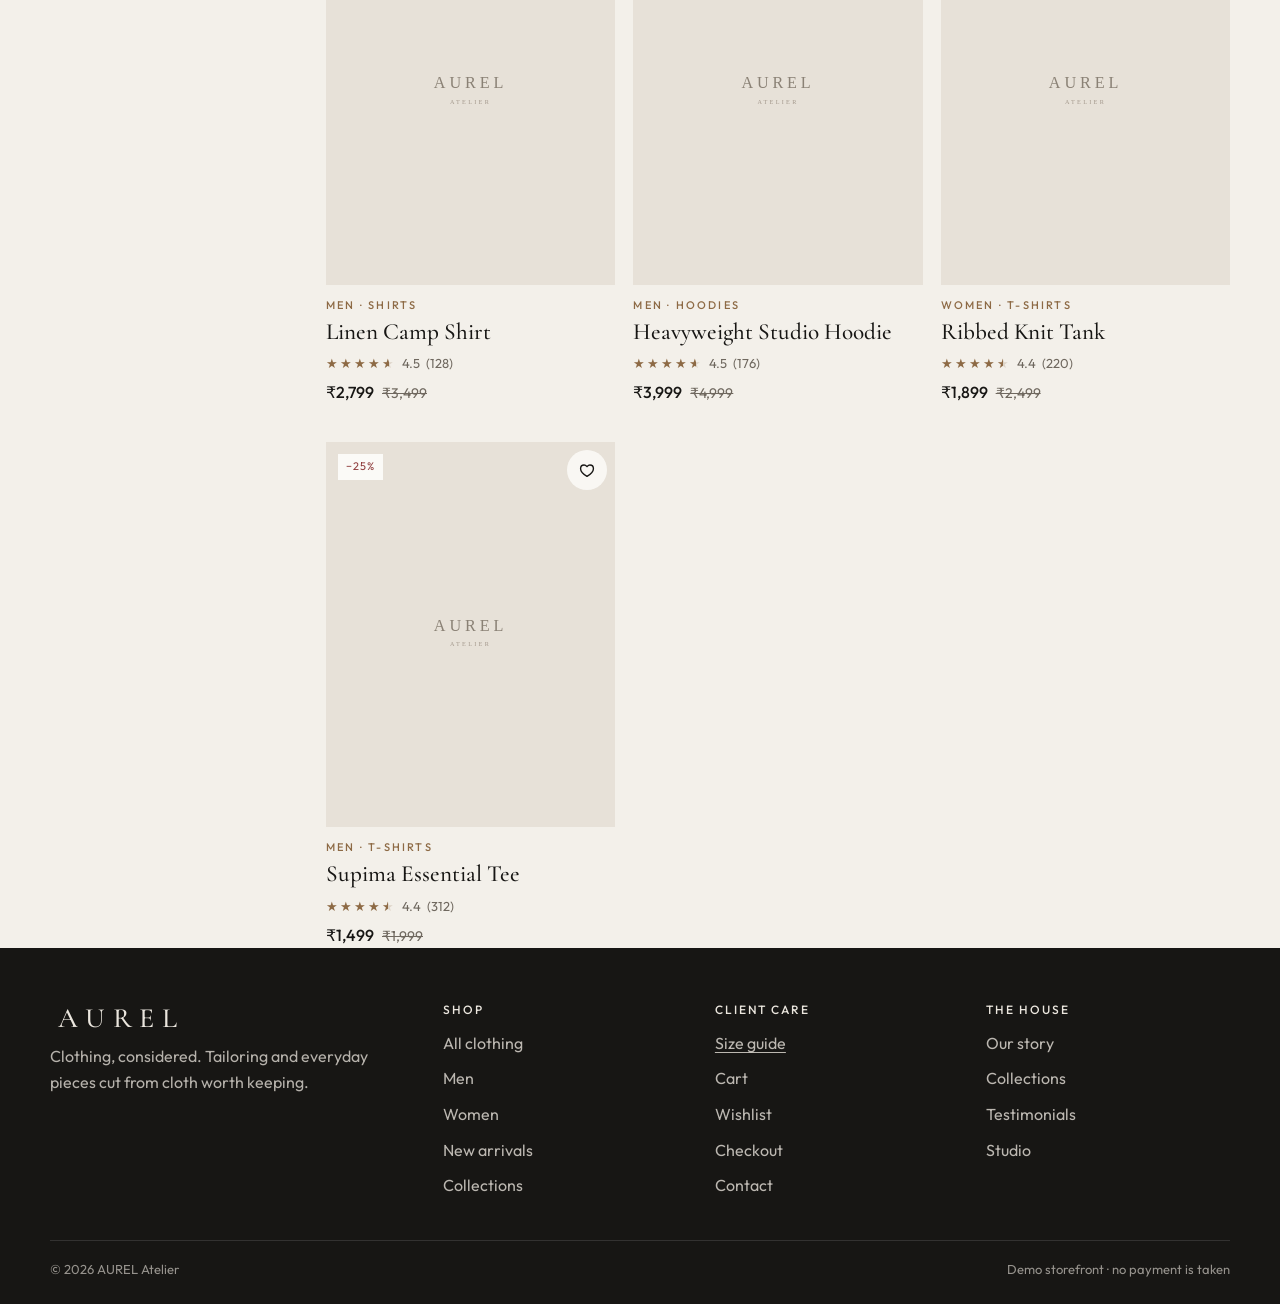
<file: fashion-store/shop.html>
<!DOCTYPE html>
<html lang="en">
<head>
  <meta charset="UTF-8">
  <meta name="viewport" content="width=device-width, initial-scale=1">
  <meta name="description" content="Shop the AUREL edit — blazers, dresses, denim, shirting, and outerwear.">
  <meta name="theme-color" content="#171614">
  <meta name="robots" content="noindex">
  <title>Shop — AUREL</title>
  <link rel="icon" href="assets/images/favicon.svg" type="image/svg+xml">
  <link rel="preconnect" href="https://fonts.googleapis.com">
  <link rel="preconnect" href="https://fonts.gstatic.com" crossorigin>
  <link href="https://fonts.googleapis.com/css2?family=Cormorant+Garamond:ital,wght@0,500;0,600;1,500;1,600&family=Outfit:wght@300;400;500&display=swap" rel="stylesheet">
  <link rel="stylesheet" href="css/style.css">
  <link rel="stylesheet" href="css/responsive.css">
  <link rel="stylesheet" href="css/animations.css">
</head>
<body data-page="shop">
  <a class="skip-link" href="#main">Skip to content</a>
  <noscript><p class="noscript">AUREL needs JavaScript to load the collection, cart, and wishlist.</p></noscript>
  <header class="site-header" id="siteHeader">
    <div class="announce"><p>Free shipping over ₹5,000 · 14-day returns</p></div>
    <div class="nav-bar">
      <div class="nav-bar-inner wrap">
        <div class="nav-left">
          <button class="nav-toggle" id="navToggle" type="button" aria-label="Open menu" aria-expanded="false" aria-controls="mobileMenu"><span></span><span></span><span></span></button>
          <a class="logo" href="index.html" aria-label="AUREL home"><span class="logo-mark">AUREL</span><span class="logo-sub">Atelier</span></a>
        </div>
        <nav class="primary-nav" aria-label="Primary">
          <a href="index.html" data-nav="home">Home</a>
          <a href="shop.html" data-nav="shop">Shop</a>
          <a href="shop.html?gender=Men" data-nav="men">Men</a>
          <a href="shop.html?gender=Women" data-nav="women">Women</a>
          <a href="shop.html?collection=new" data-nav="new">New Arrivals</a>
          <a href="shop.html?collection=featured" data-nav="collections">Collections</a>
        </nav>
        <div class="nav-actions">
          <button class="icon-btn" id="searchOpen" type="button" aria-label="Search"><svg viewBox="0 0 24 24" fill="none" stroke="currentColor" stroke-width="1.5" aria-hidden="true"><circle cx="11" cy="11" r="6.5"/><path d="M16 16l5 5"/></svg></button>
          <a class="icon-btn" href="wishlist.html" aria-label="Wishlist"><svg viewBox="0 0 24 24" fill="none" stroke="currentColor" stroke-width="1.5" aria-hidden="true"><path d="M12 19s-7-4.4-7-8.5C5 8 6.8 6.5 8.8 6.5c1.2 0 2.2.6 3.2 1.8 1-1.2 2-1.8 3.2-1.8 2 0 3.8 1.5 3.8 4C19 14.6 12 19 12 19z"/></svg><span class="count" id="wishCount" hidden>0</span></a>
          <button class="icon-btn" id="cartOpen" type="button" aria-label="Open cart"><svg viewBox="0 0 24 24" fill="none" stroke="currentColor" stroke-width="1.5" aria-hidden="true"><path d="M6.5 8h11l-1 12h-9l-1-12z"/><path d="M9 8V7a3 3 0 0 1 6 0v1"/></svg><span class="count" id="cartCount" hidden>0</span></button>
        </div>
      </div>
    </div>
    <div class="mobile-menu" id="mobileMenu">
      <nav aria-label="Mobile">
        <a href="index.html" data-nav="home">Home</a>
        <a href="shop.html" data-nav="shop">Shop</a>
        <a href="shop.html?gender=Men" data-nav="men">Men</a>
        <a href="shop.html?gender=Women" data-nav="women">Women</a>
        <a href="shop.html?collection=new" data-nav="new">New Arrivals</a>
        <a href="shop.html?collection=featured" data-nav="collections">Collections</a>
      </nav>
    </div>
  </header>
  <main id="main" class="page">
    <div class="wrap">
      <header class="page-head">
        <p class="eyebrow">The edit</p>
        <h1 id="shopTitle">Shop</h1>
        <p class="lede" id="shopIntro">Tailoring, dresses, denim, and knitwear — the full AUREL edit.</p>
      </header>
      <div class="shop-layout">
        <aside class="filters" id="filters" aria-label="Filters">
          <div class="filters-head">
            <h2>Filters</h2>
            <button type="button" class="linkish" id="clearFilters">Clear</button>
            <button type="button" class="btn btn-ghost filters-close" id="closeFilters">Close</button>
          </div>
          <div class="filter-group"><h3>Gender</h3><div id="filterGender"></div></div>
          <div class="filter-group"><h3>Category</h3><div id="filterCategory"></div></div>
          <div class="filter-group"><h3>Size</h3><div id="filterSize" class="size-picks"></div></div>
          <div class="filter-group"><h3>Color</h3><div id="filterColor" class="color-picks"></div></div>
          <div class="filter-group">
            <h3>Price</h3>
            <div class="price-fields">
              <input type="number" id="priceMinInput" min="0" max="25000" step="100" inputmode="numeric" placeholder="Min" aria-label="Minimum price">
              <input type="number" id="priceMaxInput" min="0" max="25000" step="100" inputmode="numeric" placeholder="Max" aria-label="Maximum price">
            </div>
            <div class="price-sliders">
              <input type="range" id="priceMin" min="0" max="25000" step="100" value="0" aria-label="Minimum price">
              <input type="range" id="priceMax" min="0" max="25000" step="100" value="25000" aria-label="Maximum price">
            </div>
            <p class="fine" id="priceReadout" style="margin-top:8px"></p>
          </div>
        </aside>
        <div class="shop-results">
          <div class="shop-toolbar">
            <button class="btn btn-ghost" type="button" id="openFilters">Filters</button>
            <p class="product-count" id="productCount" aria-live="polite">Loading pieces</p>
            <label class="shop-search">
              <span class="sr-only">Search products</span>
              <input type="search" id="shopSearch" placeholder="Search pieces" autocomplete="off">
            </label>
            <label class="sort">Sort
              <select id="sortSelect" aria-label="Sort products">
                <option value="featured">Featured</option>
                <option value="newest">Newest</option>
                <option value="price-asc">Price low to high</option>
                <option value="price-desc">Price high to low</option>
              </select>
            </label>
          </div>
          <div class="chips" id="activeFilters"></div>
          <div class="product-grid" id="productGrid" aria-busy="true"></div>
          <div class="empty-state" id="shopEmpty" hidden>
            <h2>No pieces found</h2>
            <p>Try clearing a filter, or search for something broader.</p>
            <button class="btn btn-solid" type="button" id="emptyClear">Clear filters</button>
          </div>
        </div>
      </div>
    </div>
  </main>
  <footer class="site-footer">
    <div class="wrap">
      <div class="footer-grid">
        <div>
          <p class="logo-mark">AUREL</p>
          <p class="footer-brand">Clothing, considered. Tailoring and everyday pieces cut from cloth worth keeping.</p>
        </div>
        <div>
          <h2>Shop</h2>
          <a href="shop.html">All clothing</a>
          <a href="shop.html?gender=Men">Men</a>
          <a href="shop.html?gender=Women">Women</a>
          <a href="shop.html?collection=new">New arrivals</a>
          <a href="shop.html?collection=featured">Collections</a>
        </div>
        <div>
          <h2>Client care</h2>
          <button type="button" class="linkish js-size-guide">Size guide</button>
          <a href="cart.html">Cart</a>
          <a href="wishlist.html">Wishlist</a>
          <a href="checkout.html">Checkout</a>
          <a href="index.html#newsletter">Contact</a>
        </div>
        <div>
          <h2>The house</h2>
          <a href="index.html#story">Our story</a>
          <a href="index.html#collections">Collections</a>
          <a href="index.html#testimonials">Testimonials</a>
          <a href="admin.html">Studio</a>
        </div>
      </div>
      <div class="footer-base">
        <p>© 2026 AUREL Atelier</p>
        <p>Demo storefront · no payment is taken</p>
      </div>
    </div>
  </footer>
  <div id="portal"></div>
  <div id="toasts" class="toasts" aria-live="polite"></div>
  <script src="data/catalog.js"></script>
  <script src="js/products.js"></script>
  <script src="js/cart.js"></script>
  <script src="js/wishlist.js"></script>
  <script src="js/app.js"></script>
  <script src="js/shop.js"></script>
</body>
</html>
</file>
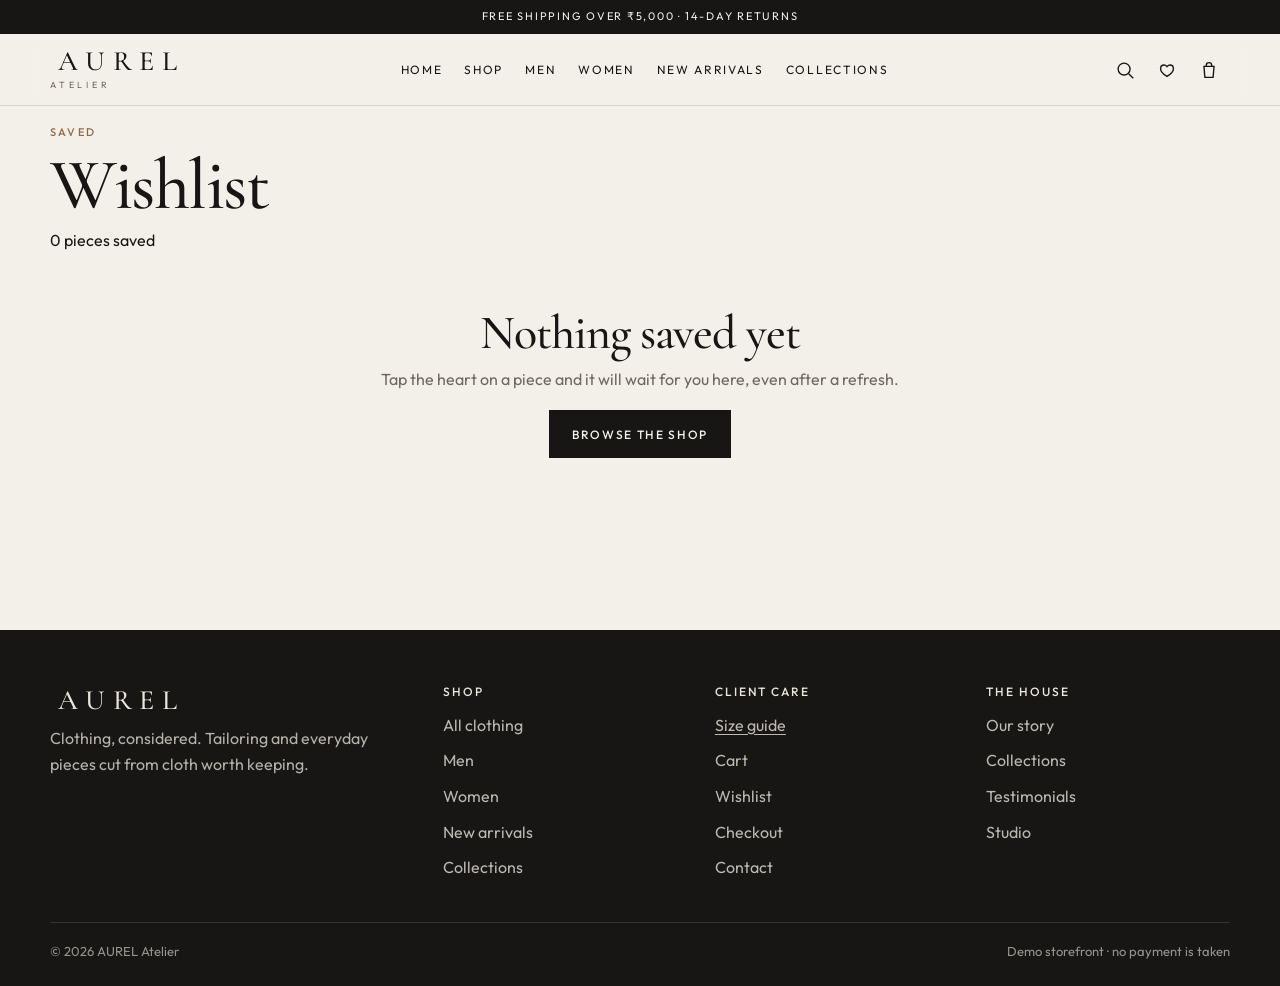
<file: fashion-store/wishlist.html>
<!DOCTYPE html>
<html lang="en">
<head>
  <meta charset="UTF-8">
  <meta name="viewport" content="width=device-width, initial-scale=1">
  <meta name="description" content="Pieces you have saved at AUREL.">
  <meta name="theme-color" content="#171614">
  <meta name="robots" content="noindex">
  <title>Wishlist — AUREL</title>
  <link rel="icon" href="assets/images/favicon.svg" type="image/svg+xml">
  <link rel="preconnect" href="https://fonts.googleapis.com">
  <link rel="preconnect" href="https://fonts.gstatic.com" crossorigin>
  <link href="https://fonts.googleapis.com/css2?family=Cormorant+Garamond:ital,wght@0,500;0,600;1,500;1,600&family=Outfit:wght@300;400;500&display=swap" rel="stylesheet">
  <link rel="stylesheet" href="css/style.css">
  <link rel="stylesheet" href="css/responsive.css">
  <link rel="stylesheet" href="css/animations.css">
</head>
<body data-page="wishlist">
  <a class="skip-link" href="#main">Skip to content</a>
  <noscript><p class="noscript">AUREL needs JavaScript to load the collection, cart, and wishlist.</p></noscript>
  <header class="site-header" id="siteHeader">
    <div class="announce"><p>Free shipping over ₹5,000 · 14-day returns</p></div>
    <div class="nav-bar">
      <div class="nav-bar-inner wrap">
        <div class="nav-left">
          <button class="nav-toggle" id="navToggle" type="button" aria-label="Open menu" aria-expanded="false" aria-controls="mobileMenu"><span></span><span></span><span></span></button>
          <a class="logo" href="index.html" aria-label="AUREL home"><span class="logo-mark">AUREL</span><span class="logo-sub">Atelier</span></a>
        </div>
        <nav class="primary-nav" aria-label="Primary">
          <a href="index.html" data-nav="home">Home</a>
          <a href="shop.html" data-nav="shop">Shop</a>
          <a href="shop.html?gender=Men" data-nav="men">Men</a>
          <a href="shop.html?gender=Women" data-nav="women">Women</a>
          <a href="shop.html?collection=new" data-nav="new">New Arrivals</a>
          <a href="shop.html?collection=featured" data-nav="collections">Collections</a>
        </nav>
        <div class="nav-actions">
          <button class="icon-btn" id="searchOpen" type="button" aria-label="Search"><svg viewBox="0 0 24 24" fill="none" stroke="currentColor" stroke-width="1.5" aria-hidden="true"><circle cx="11" cy="11" r="6.5"/><path d="M16 16l5 5"/></svg></button>
          <a class="icon-btn" href="wishlist.html" aria-label="Wishlist"><svg viewBox="0 0 24 24" fill="none" stroke="currentColor" stroke-width="1.5" aria-hidden="true"><path d="M12 19s-7-4.4-7-8.5C5 8 6.8 6.5 8.8 6.5c1.2 0 2.2.6 3.2 1.8 1-1.2 2-1.8 3.2-1.8 2 0 3.8 1.5 3.8 4C19 14.6 12 19 12 19z"/></svg><span class="count" id="wishCount" hidden>0</span></a>
          <button class="icon-btn" id="cartOpen" type="button" aria-label="Open cart"><svg viewBox="0 0 24 24" fill="none" stroke="currentColor" stroke-width="1.5" aria-hidden="true"><path d="M6.5 8h11l-1 12h-9l-1-12z"/><path d="M9 8V7a3 3 0 0 1 6 0v1"/></svg><span class="count" id="cartCount" hidden>0</span></button>
        </div>
      </div>
    </div>
    <div class="mobile-menu" id="mobileMenu">
      <nav aria-label="Mobile">
        <a href="index.html" data-nav="home">Home</a>
        <a href="shop.html" data-nav="shop">Shop</a>
        <a href="shop.html?gender=Men" data-nav="men">Men</a>
        <a href="shop.html?gender=Women" data-nav="women">Women</a>
        <a href="shop.html?collection=new" data-nav="new">New Arrivals</a>
        <a href="shop.html?collection=featured" data-nav="collections">Collections</a>
      </nav>
    </div>
  </header>
  <main id="main" class="page">
    <div class="wrap">
      <header class="page-head">
        <p class="eyebrow">Saved</p>
        <h1>Wishlist</h1>
        <p class="lede" id="wishlistCount">Pieces you want to come back to.</p>
      </header>
      <div class="empty-state" id="wishlistEmpty" hidden>
        <h2>Nothing saved yet</h2>
        <p>Tap the heart on a piece and it will wait for you here, even after a refresh.</p>
        <a class="btn btn-solid" href="shop.html">Browse the shop</a>
      </div>
      <div class="product-grid" id="wishlistGrid"></div>
    </div>
  </main>
  <footer class="site-footer">
    <div class="wrap">
      <div class="footer-grid">
        <div>
          <p class="logo-mark">AUREL</p>
          <p class="footer-brand">Clothing, considered. Tailoring and everyday pieces cut from cloth worth keeping.</p>
        </div>
        <div>
          <h2>Shop</h2>
          <a href="shop.html">All clothing</a>
          <a href="shop.html?gender=Men">Men</a>
          <a href="shop.html?gender=Women">Women</a>
          <a href="shop.html?collection=new">New arrivals</a>
          <a href="shop.html?collection=featured">Collections</a>
        </div>
        <div>
          <h2>Client care</h2>
          <button type="button" class="linkish js-size-guide">Size guide</button>
          <a href="cart.html">Cart</a>
          <a href="wishlist.html">Wishlist</a>
          <a href="checkout.html">Checkout</a>
          <a href="index.html#newsletter">Contact</a>
        </div>
        <div>
          <h2>The house</h2>
          <a href="index.html#story">Our story</a>
          <a href="index.html#collections">Collections</a>
          <a href="index.html#testimonials">Testimonials</a>
          <a href="admin.html">Studio</a>
        </div>
      </div>
      <div class="footer-base">
        <p>© 2026 AUREL Atelier</p>
        <p>Demo storefront · no payment is taken</p>
      </div>
    </div>
  </footer>
  <div id="portal"></div>
  <div id="toasts" class="toasts" aria-live="polite"></div>
  <script src="data/catalog.js"></script>
  <script src="js/products.js"></script>
  <script src="js/cart.js"></script>
  <script src="js/wishlist.js"></script>
  <script src="js/app.js"></script>
</body>
</html>
</file>
<file: fashion-store/css/style.css>
:root {
  --bg: #f3f0ea;
  --bg-deep: #e8e2d8;
  --surface: #fbfaf7;
  --ink: #171614;
  --muted: #6f685f;
  --line: rgba(23, 22, 20, 0.12);
  --accent: #8d6a45;
  --accent-soft: #c4a484;
  --sale: #8f3d3d;
  --good: #2c5a45;
  --header-bar: 72px;
  --announce: 34px;
  --header-offset: 106px;
  --serif: "Cormorant Garamond", Georgia, "Times New Roman", serif;
  --sans: "Outfit", "Segoe UI", sans-serif;
  --shadow: 0 24px 60px rgba(23, 22, 20, 0.1);
  color-scheme: light;
}

*,
*::before,
*::after {
  box-sizing: border-box;
}

html {
  scroll-behavior: smooth;
}

[hidden] {
  display: none !important;
}

body {
  margin: 0;
  font-family: var(--sans);
  font-size: 16px;
  line-height: 1.6;
  color: var(--ink);
  background: var(--bg);
  text-rendering: optimizeLegibility;
}

img {
  max-width: 100%;
  display: block;
}

button,
input,
select,
textarea {
  font: inherit;
  color: inherit;
}

button {
  cursor: pointer;
}

a {
  color: inherit;
  text-decoration: none;
}

h1, h2, h3, p {
  margin: 0;
}

ul {
  margin: 0;
  padding: 0;
  list-style: none;
}

::selection {
  background: var(--ink);
  color: var(--bg);
}

:focus-visible {
  outline: 2px solid var(--accent);
  outline-offset: 3px;
}

.sr-only {
  position: absolute;
  width: 1px;
  height: 1px;
  padding: 0;
  margin: -1px;
  overflow: hidden;
  clip: rect(0, 0, 0, 0);
  white-space: nowrap;
  border: 0;
}

.skip-link {
  position: absolute;
  left: 12px;
  top: -48px;
  z-index: 200;
  background: var(--ink);
  color: var(--bg);
  padding: 8px 14px;
}

.skip-link:focus {
  top: 8px;
}

.wrap {
  width: min(1180px, calc(100% - 32px));
  margin-inline: auto;
}

.eyebrow {
  font-size: 11px;
  letter-spacing: 0.2em;
  text-transform: uppercase;
  color: var(--accent);
  font-weight: 500;
}

h1, h2, .serif {
  font-family: var(--serif);
  font-weight: 500;
  letter-spacing: -0.02em;
  line-height: 0.98;
}

.muted { color: var(--muted); }
.fine {
  color: var(--muted);
  font-size: 13px;
  line-height: 1.5;
}

main {
  padding-top: var(--header-offset);
  min-height: 70vh;
}

body[data-page="home"] main {
  padding-top: 0;
}

body.lock-scroll {
  overflow: hidden;
}

/* Header */
.site-header {
  position: fixed;
  inset: 0 0 auto 0;
  z-index: 50;
}

.announce {
  height: var(--announce);
  display: grid;
  place-items: center;
  background: #171614;
  color: #f3f0ea;
  font-size: 10px;
  letter-spacing: 0.14em;
  text-transform: uppercase;
}

.announce p {
  margin: 0;
  white-space: nowrap;
  overflow: hidden;
  text-overflow: ellipsis;
  max-width: 100%;
  padding: 0 16px;
}

.nav-bar {
  height: var(--header-bar);
  color: var(--ink);
  background: rgba(243, 240, 234, 0.92);
  backdrop-filter: blur(16px);
  border-bottom: 1px solid var(--line);
  transition: background 0.3s ease, color 0.3s ease, border-color 0.3s ease;
}

.nav-bar-inner {
  height: 100%;
  display: flex;
  align-items: center;
  justify-content: space-between;
  position: relative;
}

.nav-left {
  display: flex;
  align-items: center;
  gap: 4px;
  min-width: 44px;
}

.logo {
  position: absolute;
  left: 50%;
  transform: translateX(-50%);
  text-align: center;
  color: inherit;
}

.logo-mark {
  display: block;
  font-family: var(--serif);
  font-size: 28px;
  letter-spacing: 0.28em;
  line-height: 1;
  padding-left: 0.28em;
  font-weight: 500;
}

.logo-sub {
  display: block;
  margin-top: 3px;
  font-size: 9px;
  letter-spacing: 0.42em;
  text-transform: uppercase;
  color: var(--muted);
}

.primary-nav {
  display: none;
  align-items: center;
  justify-content: center;
  gap: 22px;
}

.primary-nav a {
  position: relative;
  font-size: 12px;
  letter-spacing: 0.14em;
  text-transform: uppercase;
  padding: 6px 0;
}

.primary-nav a.is-active::after,
.primary-nav a:hover::after {
  content: "";
  position: absolute;
  left: 0;
  right: 0;
  bottom: 0;
  height: 1px;
  background: currentColor;
}

.nav-actions {
  display: flex;
  align-items: center;
}

.icon-btn {
  width: 42px;
  height: 42px;
  display: grid;
  place-items: center;
  position: relative;
  background: none;
  border: 0;
  color: inherit;
  padding: 0;
}

.icon-btn svg,
.wish-btn svg {
  width: 22px;
  height: 22px;
  display: block;
}

.icon-btn:hover {
  opacity: 0.65;
}

.count {
  position: absolute;
  top: 4px;
  right: 2px;
  min-width: 16px;
  height: 16px;
  padding: 0 4px;
  border-radius: 99px;
  background: var(--accent);
  color: white;
  font-size: 10px;
  display: grid;
  place-items: center;
  line-height: 1;
}

.count[hidden] {
  display: none !important;
}

.nav-toggle {
  width: 42px;
  height: 42px;
  border: 0;
  background: none;
  display: grid;
  place-items: center;
  gap: 5px;
  padding: 0;
  color: inherit;
}

.nav-toggle span {
  display: block;
  width: 18px;
  height: 1.5px;
  background: currentColor;
  transition: transform 0.3s ease, opacity 0.3s ease;
}

body.menu-open .nav-toggle span:nth-child(1) {
  transform: translateY(6.5px) rotate(45deg);
}
body.menu-open .nav-toggle span:nth-child(2) {
  opacity: 0;
}
body.menu-open .nav-toggle span:nth-child(3) {
  transform: translateY(-6.5px) rotate(-45deg);
}

.mobile-menu {
  position: fixed;
  top: var(--header-offset);
  left: 0;
  right: 0;
  bottom: 0;
  background: var(--bg);
  padding: 28px 24px 40px;
  overflow: auto;
  opacity: 0;
  visibility: hidden;
  pointer-events: none;
  transition: opacity 0.35s ease, visibility 0.35s ease;
}

body.menu-open .mobile-menu {
  opacity: 1;
  visibility: visible;
  pointer-events: auto;
}

.mobile-menu a {
  display: block;
  font-family: var(--serif);
  font-size: clamp(2rem, 8vw, 3.2rem);
  line-height: 1.15;
  padding: 4px 0;
}

.mobile-menu a.is-active {
  color: var(--accent);
}

body[data-page="home"] .site-header:not(.is-solid) .nav-bar {
  background: linear-gradient(to bottom, rgba(0, 0, 0, 0.38), transparent);
  color: #fff;
  border-bottom-color: transparent;
  backdrop-filter: none;
}

body[data-page="home"] .site-header:not(.is-solid) .logo-sub,
body[data-page="home"] .site-header:not(.is-solid) .primary-nav a {
  color: rgba(255, 255, 255, 0.88);
}

body.menu-open .nav-bar,
body[data-page="home"].menu-open .site-header .nav-bar {
  background: rgba(243, 240, 234, 0.98);
  color: var(--ink);
  border-bottom-color: var(--line);
  backdrop-filter: blur(16px);
}

body.menu-open .logo-sub,
body[data-page="home"].menu-open .logo-sub {
  color: var(--muted);
}

/* Buttons and fields */
.btn {
  display: inline-flex;
  align-items: center;
  justify-content: center;
  gap: 8px;
  min-height: 48px;
  padding: 0 22px;
  border: 1px solid transparent;
  background: transparent;
  letter-spacing: 0.14em;
  text-transform: uppercase;
  font-size: 12px;
  font-weight: 500;
  transition: background 0.25s ease, color 0.25s ease, border-color 0.25s ease, transform 0.25s ease;
}

.btn:hover { transform: translateY(-1px); }
.btn:active { transform: translateY(0) scale(0.99); }
.btn:disabled {
  opacity: 0.45;
  cursor: not-allowed;
  transform: none;
}

.btn-solid {
  background: var(--ink);
  color: var(--bg);
}
.btn-solid:hover { background: #2c2926; }

.btn-white {
  background: #fff;
  color: var(--ink);
}
.btn-white:hover { background: var(--bg); }

.btn-line {
  border-color: rgba(255, 255, 255, 0.75);
  color: #fff;
}
.btn-line:hover {
  background: #fff;
  color: var(--ink);
}

.btn-ghost {
  border-color: var(--line);
  background: transparent;
  color: var(--ink);
}
.btn-ghost:hover { border-color: var(--ink); }

.btn-full { width: 100%; }
.btn-row { display: flex; flex-wrap: wrap; gap: 10px; }

.btn svg {
  width: 18px;
  height: 18px;
  flex: none;
}

.btn.is-active { color: var(--sale); }
.btn.is-active svg path { fill: currentColor; }

.text-link {
  font-size: 12px;
  letter-spacing: 0.14em;
  text-transform: uppercase;
  border-bottom: 1px solid currentColor;
  padding-bottom: 2px;
  white-space: nowrap;
}

input,
select,
textarea {
  width: 100%;
  min-height: 48px;
  padding: 0 14px;
  background: #fff;
  border: 1px solid var(--line);
  border-radius: 0;
}

textarea {
  min-height: 110px;
  padding: 12px 14px;
  resize: vertical;
}

input:focus,
select:focus,
textarea:focus {
  outline: 2px solid var(--accent);
  outline-offset: 1px;
  border-color: transparent;
}

.field {
  display: flex;
  flex-direction: column;
  gap: 6px;
  margin-bottom: 14px;
}

.field span,
.field-label {
  font-size: 12px;
  letter-spacing: 0.08em;
  text-transform: uppercase;
  color: var(--muted);
}

.field.is-error input,
.field.is-error select,
.field.is-error textarea {
  border-color: var(--sale);
}

.field-error {
  color: var(--sale);
  font-size: 13px;
  margin: 0;
}

.noscript {
  margin: 0;
  padding: 12px 16px;
  background: #efe2c8;
  text-align: center;
}

/* Hero */
.hero {
  min-height: 100svh;
  display: flex;
  align-items: flex-end;
  padding: var(--header-offset) 0 64px;
  color: #fff;
  background-color: #221e1a;
  background-image:
    linear-gradient(180deg, rgba(0, 0, 0, 0.28) 0%, rgba(0, 0, 0, 0.05) 34%, rgba(0, 0, 0, 0.62) 100%),
    url("https://images.unsplash.com/photo-1469334031218-e382a71b716b?auto=format&fit=crop&w=2000&q=80");
  background-position: center 20%;
  background-size: cover;
  background-repeat: no-repeat;
  position: relative;
}

.hero-copy {
  max-width: 680px;
  position: relative;
}

.hero .eyebrow { color: #eadcc8; }

.hero h1 {
  font-size: clamp(3rem, 12vw, 6.4rem);
  margin: 12px 0 16px;
  max-width: 11ch;
  text-shadow: 0 12px 40px rgba(0, 0, 0, 0.28);
}

.hero h1 em {
  font-style: italic;
  font-weight: 500;
}

.hero .lede {
  max-width: 38rem;
  color: rgba(255, 255, 255, 0.88);
  font-weight: 300;
  font-size: 1.05rem;
  margin-bottom: 24px;
}

.scroll-hint {
  position: absolute;
  right: 24px;
  bottom: 28px;
  width: 1px;
  height: 64px;
  background: rgba(255, 255, 255, 0.25);
}

.scroll-hint span {
  display: block;
  width: 100%;
  height: 24px;
  background: #fff;
}

.trust ul {
  display: grid;
  gap: 12px;
  padding: 22px 0;
  border-bottom: 1px solid var(--line);
  text-align: center;
  letter-spacing: 0.12em;
  text-transform: uppercase;
  font-size: 11px;
  color: var(--muted);
}

.section {
  padding: 64px 0;
}

.section-head {
  display: flex;
  justify-content: space-between;
  align-items: flex-end;
  gap: 16px;
  margin-bottom: 24px;
}

.section-head h2 {
  font-size: clamp(2.1rem, 5vw, 3.4rem);
  margin-top: 8px;
}

.collection-grid {
  display: grid;
  gap: 12px;
}

.collection-tile {
  position: relative;
  display: block;
  min-height: 420px;
  overflow: hidden;
  background: #d9d1c6;
  color: #fff;
}

.collection-tile img {
  width: 100%;
  height: 100%;
  object-fit: cover;
  position: absolute;
  inset: 0;
  transition: transform 0.8s ease;
}

.collection-tile:hover img {
  transform: scale(1.06);
}

.tile-copy {
  position: absolute;
  left: 0;
  right: 0;
  bottom: 0;
  padding: 28px 22px;
  background: linear-gradient(to top, rgba(0, 0, 0, 0.55), transparent);
  display: flex;
  flex-direction: column;
  gap: 6px;
}

.tile-copy .eyebrow { color: #f0e4d4; }

.tile-title {
  font-family: var(--serif);
  font-size: clamp(2rem, 4vw, 2.8rem);
  line-height: 1;
}

/* Product cards */
.product-grid {
  display: grid;
  grid-template-columns: 1fr;
  gap: 32px 16px;
}

.product-card {
  min-width: 0;
}

.card-image {
  position: relative;
  aspect-ratio: 3 / 4;
  overflow: hidden;
  background: #e7e1d8;
}

.card-image img {
  position: absolute;
  inset: 0;
  width: 100%;
  height: 100%;
  object-fit: cover;
  object-position: center 18%;
  transition: transform 0.7s ease, opacity 0.45s ease;
}

.img-secondary { opacity: 0; }

@media (hover: hover) {
  .product-card:hover {
    transform: translateY(-6px);
  }
  .product-card {
    transition: transform 0.4s ease;
  }
  .product-card:hover .card-image {
    box-shadow: var(--shadow);
  }
  .product-card:hover .img-primary,
  .product-card:hover .img-secondary {
    transform: scale(1.06);
  }
  .product-card.has-alt:hover .img-primary { opacity: 0; }
  .product-card.has-alt:hover .img-secondary { opacity: 1; }
}

.badges {
  position: absolute;
  top: 12px;
  left: 12px;
  z-index: 2;
  display: flex;
  flex-direction: column;
  align-items: flex-start;
  gap: 6px;
}

.badge {
  display: inline-flex;
  align-items: center;
  min-height: 26px;
  padding: 0 8px;
  font-size: 11px;
  letter-spacing: 0.08em;
  text-transform: uppercase;
  background: var(--surface);
}

.badge-sale { color: var(--sale); }
.badge-stock { background: var(--ink); color: var(--bg); }

.wish-btn {
  position: absolute;
  top: 8px;
  right: 8px;
  z-index: 2;
  width: 40px;
  height: 40px;
  border: 0;
  border-radius: 50%;
  background: rgba(251, 250, 247, 0.9);
  color: var(--ink);
  display: grid;
  place-items: center;
}

.wish-btn.is-active {
  color: var(--sale);
}

.wish-btn.is-active svg path {
  fill: currentColor;
}

.card-actions {
  position: absolute;
  left: 10px;
  right: 10px;
  bottom: 10px;
  z-index: 2;
  display: flex;
  gap: 8px;
}

.card-actions .btn {
  flex: 1;
  min-height: 42px;
  padding: 0 8px;
  background: rgba(251, 250, 247, 0.94);
  border-color: transparent;
  font-size: 11px;
}

.card-actions .btn:hover {
  background: var(--ink);
  color: var(--bg);
}

.card-body { padding-top: 12px; }

.card-title {
  font-family: var(--serif);
  font-size: 1.45rem;
  font-weight: 500;
  line-height: 1.15;
  margin: 4px 0 8px;
}

.card-title a:hover { color: var(--accent); }

.card-meta {
  display: flex;
  align-items: center;
  gap: 6px;
  color: var(--muted);
  font-size: 13px;
  margin-bottom: 6px;
}

.stars {
  --percent: calc((var(--rating) / 5) * 100%);
  display: inline-block;
  font-size: 13px;
  letter-spacing: 2px;
  line-height: 1;
  background: linear-gradient(90deg, var(--accent) var(--percent), #ddd4c8 var(--percent));
  -webkit-background-clip: text;
  background-clip: text;
  color: transparent;
  font-family: Georgia, serif;
}

.stars::before { content: "★★★★★"; }

.price {
  display: flex;
  align-items: baseline;
  gap: 8px;
}

.price-now { font-weight: 500; }
.price-was {
  color: var(--muted);
  text-decoration: line-through;
  font-size: 14px;
}

.skeleton-card .sk-img { aspect-ratio: 3 / 4; }
.skeleton-card .sk-line { height: 14px; margin-top: 12px; }
.skeleton-card .sk-line.short { width: 42%; }

/* Promo, story, quotes, newsletter */
.promo {
  display: grid;
  background: var(--surface);
}

.promo-media {
  min-height: 320px;
  overflow: hidden;
  background: #d9d1c6;
}

.promo-media img,
.story-media img {
  width: 100%;
  height: 100%;
  object-fit: cover;
  object-position: center 20%;
}

.promo-copy,
.story-copy {
  padding: 36px 20px;
  display: flex;
  flex-direction: column;
  justify-content: center;
  gap: 14px;
}

.promo-copy h2,
.story-copy h2 {
  font-size: clamp(2.2rem, 5vw, 3.6rem);
}

.story {
  display: grid;
  gap: 0;
}

.story-media {
  min-height: 280px;
  overflow: hidden;
  background: #d9d1c6;
}

.story-quote {
  font-family: var(--serif);
  font-style: italic;
  font-size: 1.5rem;
  line-height: 1.25;
}

.quotes {
  display: grid;
  gap: 12px;
}

.quote {
  background: var(--surface);
  border: 1px solid var(--line);
  padding: 26px 22px;
}

.quote p {
  font-family: var(--serif);
  font-style: italic;
  font-size: 1.45rem;
  line-height: 1.25;
}

.quote footer {
  margin-top: 18px;
  font-size: 13px;
  letter-spacing: 0.08em;
  text-transform: uppercase;
  color: var(--muted);
}

.newsletter {
  background:
    radial-gradient(1200px 400px at 10% 0%, rgba(196, 164, 132, 0.28), transparent 60%),
    var(--bg-deep);
}

.newsletter-box {
  max-width: 640px;
}

.newsletter h2 {
  font-size: clamp(2.3rem, 6vw, 3.8rem);
  margin: 8px 0 12px;
}

.inline-form {
  display: flex;
  flex-direction: column;
  gap: 10px;
  margin-top: 20px;
}

.inline-form input { background: #fff; }

/* Footer */
.site-footer {
  background: #171614;
  color: #ebe6de;
  padding: 56px 0 24px;
}

.footer-grid {
  display: grid;
  gap: 28px;
}

.site-footer .logo-mark { padding-left: 0.28em; }

.footer-brand {
  margin-top: 12px;
  max-width: 28rem;
  color: rgba(235, 230, 222, 0.75);
}

.site-footer h2 {
  font-family: var(--sans);
  font-size: 12px;
  letter-spacing: 0.16em;
  text-transform: uppercase;
  font-weight: 500;
  margin-bottom: 10px;
}

.site-footer a,
.site-footer .linkish {
  display: block;
  padding: 5px 0;
  color: rgba(235, 230, 222, 0.78);
  background: none;
  border: 0;
  text-align: left;
  font: inherit;
  cursor: pointer;
}

.site-footer a:hover,
.site-footer .linkish:hover { color: #fff; }

.footer-base {
  display: flex;
  flex-wrap: wrap;
  gap: 8px 20px;
  justify-content: space-between;
  margin-top: 36px;
  padding-top: 18px;
  border-top: 1px solid rgba(255, 255, 255, 0.12);
  color: rgba(235, 230, 222, 0.6);
  font-size: 13px;
}

/* Shop */
.page-head { padding: 18px 0 8px; }
.page-head h1 {
  font-size: clamp(2.6rem, 7vw, 4.5rem);
  margin: 8px 0;
}
.page-head .lede { max-width: 40rem; }

.shop-toolbar {
  display: flex;
  flex-wrap: wrap;
  gap: 10px;
  align-items: center;
  margin: 18px 0;
}

.shop-search { flex: 1 1 180px; }
.product-count { font-size: 14px; color: var(--muted); }

.sort {
  display: flex;
  align-items: center;
  gap: 8px;
  font-size: 13px;
  color: var(--muted);
}
.sort select { min-width: 180px; width: auto; }

.chips {
  display: flex;
  flex-wrap: wrap;
  gap: 8px;
  margin-bottom: 14px;
}

.chip {
  border: 1px solid var(--line);
  background: var(--surface);
  padding: 6px 10px;
  font-size: 13px;
  display: inline-flex;
  gap: 8px;
  align-items: center;
}

.filters-head {
  display: flex;
  align-items: center;
  justify-content: space-between;
  gap: 12px;
  margin-bottom: 12px;
}

.filters-head h2 {
  font-family: var(--sans);
  font-size: 13px;
  letter-spacing: 0.16em;
  text-transform: uppercase;
}

.linkish {
  background: none;
  border: 0;
  padding: 0;
  color: var(--muted);
  text-decoration: underline;
  text-underline-offset: 3px;
  cursor: pointer;
}

.filter-group {
  padding: 16px 0;
  border-top: 1px solid var(--line);
}

.filter-group h3 {
  font-family: var(--sans);
  font-size: 12px;
  letter-spacing: 0.14em;
  text-transform: uppercase;
  font-weight: 500;
  margin-bottom: 10px;
}

.check {
  display: flex;
  align-items: center;
  gap: 10px;
  padding: 5px 0;
  cursor: pointer;
  font-size: 15px;
}

.check input {
  width: 16px;
  height: 16px;
  min-height: 0;
  accent-color: var(--ink);
}

.size-picks,
.size-options,
.color-picks {
  display: flex;
  flex-wrap: wrap;
  gap: 8px;
}

.size-picks button,
.size-options button,
.qty button {
  min-width: 44px;
  height: 44px;
  border: 1px solid var(--line);
  background: transparent;
  padding: 0 10px;
}

.size-picks button.is-on,
.size-options button.is-selected,
.color-filter.is-on,
.color-option.is-selected {
  background: var(--ink);
  color: #fff;
  border-color: var(--ink);
}

.size-options.needs-choice button:not(.is-selected) {
  border-color: var(--sale);
}

.color-filter,
.color-option {
  display: inline-flex;
  align-items: center;
  gap: 8px;
  border: 1px solid transparent;
  background: transparent;
  padding: 4px 8px 4px 4px;
  border-radius: 999px;
}

.color-filter.is-on,
.color-option.is-selected {
  background: transparent;
  color: var(--ink);
  border-color: var(--ink);
}

.swatch {
  width: 18px;
  height: 18px;
  border-radius: 50%;
  border: 1px solid rgba(0, 0, 0, 0.16);
  display: inline-block;
}

.price-fields {
  display: grid;
  grid-template-columns: 1fr 1fr;
  gap: 8px;
  margin-bottom: 10px;
}

.price-sliders {
  display: grid;
  gap: 6px;
}

input[type="range"] {
  padding: 0;
  background: transparent;
  border: 0;
  min-height: 0;
  accent-color: var(--ink);
}

.filters {
  position: fixed;
  z-index: 90;
  top: 0;
  left: 0;
  bottom: 0;
  width: min(400px, 92vw);
  background: var(--surface);
  transform: translateX(-105%);
  transition: transform 0.45s cubic-bezier(0.2, 0.7, 0.2, 1);
  overflow: auto;
  padding: 22px 20px 48px;
}

body.open-filters .filters {
  transform: translateX(0);
  box-shadow: var(--shadow);
}

.filters-close { display: inline-flex; }

/* Product detail */
.crumbs {
  display: flex;
  flex-wrap: wrap;
  gap: 6px;
  color: var(--muted);
  font-size: 13px;
  margin-bottom: 14px;
}

.crumbs a:hover { color: var(--ink); }

.product-layout { display: grid; gap: 28px; }

.gallery-main {
  position: relative;
  aspect-ratio: 4 / 5;
  background: #e7e1d8;
  overflow: hidden;
  cursor: zoom-in;
}

.gallery-main img {
  width: 100%;
  height: 100%;
  object-fit: cover;
  object-position: center 15%;
}

.gal-nav {
  position: absolute;
  top: 50%;
  transform: translateY(-50%);
  width: 40px;
  height: 40px;
  border: 0;
  background: rgba(251, 250, 247, 0.88);
  z-index: 1;
}

.gal-nav.prev { left: 10px; }
.gal-nav.next { right: 10px; }

.thumbs {
  display: flex;
  gap: 8px;
  margin-top: 10px;
  overflow-x: auto;
}

.thumbs button {
  border: 1px solid transparent;
  padding: 0;
  background: none;
  flex: 0 0 72px;
}

.thumbs img {
  width: 72px;
  height: 90px;
  object-fit: cover;
}

.thumbs button.is-active { border-color: var(--ink); }

.product-info h1 {
  font-size: clamp(2.4rem, 6vw, 4rem);
  margin: 8px 0 12px;
}

.product-info .price-now {
  font-family: var(--serif);
  font-size: 2rem;
}

.option-label {
  display: flex;
  justify-content: space-between;
  align-items: baseline;
  margin: 18px 0 8px;
  font-size: 13px;
  letter-spacing: 0.08em;
  text-transform: uppercase;
}

.qty {
  display: inline-flex;
  align-items: center;
  border: 1px solid var(--line);
}

.qty button { border: 0; width: 42px; }
.qty span {
  min-width: 28px;
  text-align: center;
}

.buy-row {
  display: grid;
  gap: 10px;
  margin-top: 18px;
}

.delivery {
  margin-top: 22px;
  padding-top: 16px;
  border-top: 1px solid var(--line);
  display: grid;
  gap: 8px;
}

.delivery li {
  padding-left: 14px;
  position: relative;
  color: var(--muted);
  font-size: 14px;
}

.delivery li::before {
  content: "";
  width: 5px;
  height: 5px;
  border-radius: 50%;
  background: var(--accent);
  position: absolute;
  left: 0;
  top: 0.65em;
}

.related { padding-top: 20px; }

/* Cart and wishlist */
.cart-layout,
.checkout-layout {
  display: grid;
  gap: 22px;
  padding-bottom: 40px;
}

.line {
  display: grid;
  grid-template-columns: 92px 1fr;
  gap: 14px;
  padding: 16px 0;
  border-bottom: 1px solid var(--line);
}

.line img {
  width: 92px;
  height: 118px;
  object-fit: cover;
  background: #e7e1d8;
}

.line h3 {
  font-family: var(--serif);
  font-size: 1.4rem;
  font-weight: 500;
}

.line-options {
  display: flex;
  flex-wrap: wrap;
  gap: 8px;
  margin: 8px 0;
}

.line-options select {
  width: auto;
  min-height: 40px;
  padding-right: 28px;
}

.line-bottom {
  display: flex;
  flex-wrap: wrap;
  gap: 12px;
  align-items: center;
  justify-content: space-between;
}

.line-price { text-align: right; }
.line-price s {
  display: block;
  color: var(--muted);
  font-size: 13px;
}

.summary-card {
  background: var(--surface);
  border: 1px solid var(--line);
  padding: 20px;
}

.summary-card h2 {
  font-family: var(--sans);
  font-size: 13px;
  letter-spacing: 0.16em;
  text-transform: uppercase;
  margin-bottom: 12px;
}

.ship-note {
  font-size: 13px;
  color: var(--muted);
  margin-bottom: 12px;
}

.ship-bar {
  height: 2px;
  background: var(--line);
  margin: 8px 0 14px;
}

.ship-bar span {
  display: block;
  height: 100%;
  background: var(--accent);
}

.totals { display: grid; gap: 8px; }
.totals div,
.totals .grand {
  display: flex;
  justify-content: space-between;
  gap: 12px;
}
.totals dt { color: var(--muted); }
.totals .grand {
  margin-top: 8px;
  padding-top: 10px;
  border-top: 1px solid var(--line);
  font-size: 1.05rem;
}
.totals .grand dt,
.totals .grand dd { color: var(--ink); font-weight: 500; }
.totals dd { margin: 0; }

.promo-form {
  display: flex;
  gap: 8px;
  margin: 14px 0;
}
.promo-form input { min-height: 44px; }
.promo-form button { min-height: 44px; }

.empty-state {
  text-align: center;
  padding: 48px 12px 64px;
}
.empty-state h2, .empty-state h1 {
  font-size: clamp(2rem, 5vw, 3rem);
  margin-bottom: 10px;
}
.empty-state p { color: var(--muted); margin-bottom: 18px; }

/* Checkout */
.checkout-fields h2 {
  font-family: var(--sans);
  font-size: 12px;
  letter-spacing: 0.16em;
  text-transform: uppercase;
  margin: 8px 0 14px;
}

.form-grid {
  display: grid;
  gap: 0 12px;
}

.pay-options {
  display: grid;
  gap: 8px;
  margin-bottom: 14px;
}

.pay-option {
  display: flex;
  gap: 10px;
  align-items: center;
  border: 1px solid var(--line);
  padding: 12px 14px;
  background: #fff;
  cursor: pointer;
}

.pay-option:has(input:checked) {
  border-color: var(--ink);
  background: var(--surface);
}

.pay-option input {
  width: 16px;
  height: 16px;
  min-height: 0;
  accent-color: var(--ink);
}

.pay-panel {
  background: #fff;
  border: 1px solid var(--line);
  padding: 14px;
  margin-bottom: 14px;
}

.upi-scan {
  display: grid;
  justify-items: center;
  text-align: center;
  gap: 8px;
}

.upi-qr {
  width: min(220px, 72vw);
  padding: 8px;
  background: #fff;
}

.upi-qr svg {
  display: block;
  width: 100%;
  height: auto;
}

.upi-amount {
  margin: 0;
  font-family: "Cormorant Garamond", Georgia, serif;
  font-size: 2rem;
  font-variant-numeric: lining-nums;
  line-height: 1;
}

.confirm {
  max-width: 720px;
  margin: 20px auto 60px;
  text-align: center;
}
.confirm h1 {
  font-size: clamp(2.8rem, 7vw, 4.6rem);
  margin: 8px 0 12px;
}
.order-id {
  font-family: var(--serif);
  font-size: 1.8rem;
  letter-spacing: 0.04em;
}
.confirm-list {
  text-align: left;
  margin: 24px 0;
  border-top: 1px solid var(--line);
}
.confirm-list li {
  display: flex;
  justify-content: space-between;
  gap: 12px;
  padding: 12px 0;
  border-bottom: 1px solid var(--line);
}

/* Overlays */
.backdrop {
  position: fixed;
  inset: 0;
  background: rgba(20, 16, 12, 0.46);
  z-index: 80;
  opacity: 0;
  visibility: hidden;
  transition: opacity 0.3s ease, visibility 0.3s ease;
}

.backdrop.is-on {
  opacity: 1;
  visibility: visible;
}

.cart-drawer {
  position: fixed;
  top: 0;
  right: 0;
  bottom: 0;
  width: min(440px, 100%);
  background: var(--surface);
  z-index: 90;
  transform: translateX(105%);
  transition: transform 0.45s cubic-bezier(0.2, 0.7, 0.2, 1);
  display: flex;
  flex-direction: column;
}

body.open-cart .cart-drawer { transform: none; }

.drawer-head,
.search-top {
  display: flex;
  align-items: center;
  justify-content: space-between;
  gap: 12px;
  padding: 18px 18px 8px;
}

.drawer-head h2 {
  font-family: var(--serif);
  font-size: 2rem;
  font-weight: 500;
}

.drawer-body {
  flex: 1;
  overflow: auto;
  padding: 0 18px;
}

.drawer-foot {
  padding: 14px 18px 20px;
  border-top: 1px solid var(--line);
  display: grid;
  gap: 10px;
}

.search-modal {
  position: fixed;
  inset: 0;
  z-index: 100;
  background: rgba(243, 240, 234, 0.97);
  backdrop-filter: blur(8px);
  opacity: 0;
  visibility: hidden;
  overflow: auto;
  transition: opacity 0.3s ease, visibility 0.3s ease;
}

body.open-search .search-modal {
  opacity: 1;
  visibility: visible;
}

.search-modal input[type="search"] {
  font-family: var(--serif);
  font-size: clamp(2rem, 6vw, 3.4rem);
  border: 0;
  border-bottom: 1px solid var(--line);
  background: transparent;
  border-radius: 0;
  padding: 8px 0 12px;
  min-height: 0;
}

.search-modal input[type="search"]:focus {
  outline: none;
  border-bottom-color: var(--ink);
}

.search-results { padding: 10px 0 40px; }

.search-hit {
  display: grid;
  grid-template-columns: 64px 1fr auto;
  gap: 14px;
  align-items: center;
  padding: 12px 4px;
  border-bottom: 1px solid var(--line);
}

.search-hit img {
  width: 64px;
  height: 80px;
  object-fit: cover;
  background: #e7e1d8;
}

.search-hit h3 {
  font-family: var(--serif);
  font-size: 1.35rem;
  font-weight: 500;
}

.search-hit.is-active,
.search-hit:hover { background: rgba(23, 22, 20, 0.04); }

.modal-layer {
  position: fixed;
  inset: 0;
  z-index: 110;
  display: grid;
  place-items: center;
  padding: 18px;
  background: rgba(20, 16, 12, 0.46);
  opacity: 0;
  visibility: hidden;
  pointer-events: none;
  transition: opacity 0.3s ease, visibility 0.3s ease;
}

body.open-modal .modal-layer {
  opacity: 1;
  visibility: visible;
  pointer-events: auto;
}

.modal-card {
  width: min(640px, 100%);
  max-height: min(88vh, 860px);
  overflow: auto;
  background: var(--surface);
  padding: 22px;
  box-shadow: var(--shadow);
  transform: translateY(12px) scale(0.98);
  transition: transform 0.35s ease;
  position: relative;
}

body.open-modal .modal-card { transform: none; }
.modal-layer.is-wide .modal-card { width: min(980px, 100%); }

.modal-close {
  position: absolute;
  top: 10px;
  right: 10px;
  width: 40px;
  height: 40px;
  border: 0;
  background: transparent;
  font-size: 22px;
}

.quick-grid { display: grid; gap: 18px; }
.quick-grid img {
  width: 100%;
  aspect-ratio: 3 / 4;
  object-fit: cover;
  background: #e7e1d8;
}

.guide-table {
  width: 100%;
  border-collapse: collapse;
  margin: 12px 0 8px;
}
.guide-table th,
.guide-table td {
  text-align: left;
  padding: 10px 8px;
  border-bottom: 1px solid var(--line);
  font-size: 14px;
}

.lightbox {
  position: fixed;
  inset: 0;
  z-index: 140;
  background: rgba(14, 12, 10, 0.92);
  display: none;
  place-items: center;
  padding: 24px;
}

.lightbox.is-open { display: grid; }

.lightbox img {
  max-height: 86vh;
  max-width: min(1100px, 100%);
  object-fit: contain;
}

.lightbox .gal-nav { background: rgba(255, 255, 255, 0.9); }
.lb-close {
  position: absolute;
  top: 16px;
  right: 16px;
  background: transparent;
  color: #fff;
  border: 1px solid rgba(255, 255, 255, 0.4);
  min-height: 40px;
  padding: 0 14px;
}

.toasts {
  position: fixed;
  z-index: 150;
  top: calc(var(--header-offset) + 12px);
  left: 50%;
  transform: translateX(-50%);
  width: min(440px, calc(100% - 24px));
  display: flex;
  flex-direction: column;
  gap: 8px;
  pointer-events: none;
}

.toast {
  pointer-events: auto;
  background: var(--ink);
  color: #f3f0ea;
  padding: 14px 16px;
  display: flex;
  justify-content: space-between;
  gap: 12px;
  align-items: center;
  box-shadow: 0 16px 40px rgba(0, 0, 0, 0.2);
  transform: translateY(-8px);
  opacity: 0;
  transition: 0.3s ease;
  font-size: 14px;
}

.toast.show { transform: none; opacity: 1; }
.toast.error { background: #6e2e2e; }

.toast button {
  background: none;
  border: 0;
  color: #eadcc8;
  letter-spacing: 0.12em;
  text-transform: uppercase;
  font-size: 11px;
  padding: 0;
}

.pad { padding: 16px; }

/* Studio */
.login-screen {
  min-height: 100vh;
  display: grid;
  place-items: center;
  padding: 32px 18px;
  background:
    radial-gradient(circle at top, rgba(196, 164, 132, 0.28), transparent 42%),
    var(--bg);
}

.login-card {
  width: min(420px, 100%);
  background: var(--surface);
  border: 1px solid var(--line);
  padding: 36px 28px 28px;
  box-shadow: var(--shadow);
  text-align: center;
}

.login-card .logo-mark {
  font-size: 34px;
  letter-spacing: 0.28em;
  padding-left: 0.28em;
}

.login-card h1 {
  font-family: var(--serif);
  font-weight: 500;
  font-size: 3rem;
  line-height: 1;
  margin: 18px 0 8px;
}

.login-card .field { text-align: left; margin-top: 14px; }
.login-card input[type="text"],
.login-card input[type="password"] {
  width: 100%;
  min-height: 48px;
  border: 1px solid var(--line);
  background: #fff;
  padding: 10px 12px;
}

.login-remember {
  display: flex;
  align-items: center;
  gap: 8px;
  margin: 14px 0;
  text-align: left;
  font-size: 14px;
  color: var(--muted);
}

.login-card .btn { margin-top: 6px; }
.login-card .text-link { display: inline-block; margin-top: 16px; }

body.studio-locked { overflow: hidden; }

.studio-bar {
  display: flex;
  align-items: center;
  gap: 18px;
  min-height: 84px;
  padding: 12px 22px;
  background: rgba(251, 250, 247, 0.92);
  border-bottom: 1px solid var(--line);
  position: sticky;
  top: 0;
  z-index: 20;
  backdrop-filter: blur(16px);
}

.studio-brand {
  display: grid;
  justify-items: center;
  min-width: 92px;
}

.studio-brand .logo-mark {
  font-size: 26px;
  letter-spacing: 0.22em;
  padding-left: 0.22em;
}

.studio-nav {
  display: flex;
  flex-wrap: wrap;
  gap: 6px 18px;
  flex: 1;
}

.studio-nav button {
  border: 0;
  background: none;
  padding: 8px 0;
  letter-spacing: 0.14em;
  text-transform: uppercase;
  font-size: 12px;
  color: var(--muted);
}

.studio-nav button.is-active {
  color: var(--ink);
  box-shadow: inset 0 -1px 0 var(--ink);
}

.studio-main { padding: 42px 0 80px; }
.studio-main h1 {
  font-family: var(--serif);
  font-size: clamp(3rem, 6vw, 4.6rem);
  font-weight: 500;
  line-height: 0.95;
  margin: 6px 0 12px;
}

.studio-note { max-width: 38rem; color: var(--muted); }

.stat-grid {
  display: grid;
  grid-template-columns: repeat(2, 1fr);
  gap: 12px;
  margin: 8px 0 28px;
}

.stat.is-low {
  border-color: #c4a574;
  background: #f8f1e6;
}

.stat.is-out {
  border-color: #c9a3a0;
  background: #f8eeec;
}

button.stat {
  width: 100%;
  text-align: left;
  cursor: pointer;
  font: inherit;
  color: inherit;
}

button.stat:hover {
  border-color: var(--ink);
}

.nav-count {
  display: inline-grid;
  place-items: center;
  min-width: 18px;
  height: 18px;
  margin-left: 6px;
  padding: 0 5px;
  border-radius: 99px;
  background: #8f3d3d;
  color: #fff;
  font-size: 11px;
  letter-spacing: 0;
  font-variant-numeric: lining-nums tabular-nums;
}

.stat,
.studio-card,
.order-card,
.editor-card {
  background: var(--surface);
  border: 1px solid var(--line);
  padding: 18px;
}

.stat strong {
  display: block;
  margin-top: 8px;
  font-family: var(--serif);
  font-size: 2.6rem;
  font-weight: 500;
  line-height: 1;
  font-variant-numeric: lining-nums tabular-nums;
  font-feature-settings: "lnum" 1, "tnum" 1;
}

.studio-split {
  display: grid;
  gap: 12px;
  margin-bottom: 22px;
}

.studio-card h2,
.order-card h2,
.editor-card h2 {
  font-family: var(--serif);
  font-weight: 500;
  font-size: 1.8rem;
  margin-bottom: 10px;
}

.plain-list li,
.order-card li {
  display: flex;
  justify-content: space-between;
  gap: 12px;
  padding: 8px 0;
  border-top: 1px solid var(--line);
}

.plain-list button {
  border: 0;
  background: none;
  padding: 0;
  text-align: left;
}

.plain-list button:hover { text-decoration: underline; }

.studio-toolbar,
.studio-filters,
.editor-actions,
.editor-checks {
  display: flex;
  flex-wrap: wrap;
  gap: 12px;
  align-items: end;
  justify-content: space-between;
}

.studio-filters { margin: 18px 0 8px; align-items: end; }
.studio-filters .grow { flex: 1; min-width: 180px; }
.studio-filters .field,
.editor-card .field { margin-bottom: 12px; }
.studio-filters input,
.studio-filters select,
.editor-card input,
.editor-card select,
.editor-card textarea {
  width: 100%;
  background: #fff;
  border: 1px solid var(--line);
  min-height: 46px;
  padding: 10px 12px;
}

.editor-card textarea { min-height: 96px; resize: vertical; }

.table-scroll { overflow-x: auto; margin-top: 12px; }

.studio-table {
  width: 100%;
  border-collapse: collapse;
  min-width: 640px;
}

.studio-table th {
  text-align: left;
  font-size: 11px;
  letter-spacing: 0.14em;
  text-transform: uppercase;
  font-weight: 500;
  color: var(--muted);
  padding: 10px 12px;
  border-bottom: 1px solid var(--line);
}

.studio-table td {
  padding: 12px;
  border-bottom: 1px solid var(--line);
  vertical-align: middle;
}

.piece-cell {
  display: flex;
  align-items: center;
  gap: 12px;
}

.piece-cell img {
  width: 54px;
  height: 68px;
  object-fit: cover;
  background: var(--bg-deep);
}

.piece-cell span,
.cell-sub {
  display: block;
  color: var(--muted);
  font-size: 13px;
}

.row-actions button {
  border: 0;
  background: none;
  letter-spacing: 0.12em;
  text-transform: uppercase;
  font-size: 12px;
  text-decoration: underline;
  text-underline-offset: 3px;
}

.pill {
  display: inline-block;
  padding: 4px 8px;
  font-size: 12px;
  letter-spacing: 0.06em;
  text-transform: uppercase;
  background: var(--bg-deep);
}

.pill-low { background: #f0e2c8; }
.pill-out { background: #f0d9d6; color: var(--sale); }
.pill-in { background: #e4ece7; color: var(--good); }

.stock-stepper {
  display: inline-flex;
  align-items: center;
  border: 1px solid var(--line);
  background: #fff;
}

.stock-stepper button,
.stock-stepper input {
  width: 42px;
  height: 40px;
  border: 0;
  background: transparent;
  text-align: center;
}

.stock-stepper input { width: 64px; }

.order-card { margin-top: 14px; }
.order-card header {
  display: flex;
  justify-content: space-between;
  gap: 12px;
  align-items: start;
}
.order-card header strong {
  font-family: var(--serif);
  font-size: 1.8rem;
  font-weight: 500;
}

.editor-layer {
  position: fixed;
  inset: 0;
  z-index: 40;
  background: rgba(23, 22, 20, 0.46);
  display: grid;
  place-items: center;
  padding: 18px;
  overflow: auto;
}

.editor-card {
  width: min(760px, 100%);
  max-height: calc(100vh - 36px);
  overflow: auto;
}

.editor-head {
  display: flex;
  justify-content: space-between;
  gap: 12px;
  align-items: start;
  margin-bottom: 8px;
}

.upload-btn { position: relative; overflow: hidden; margin: 8px 0 12px; }
.upload-btn input {
  position: absolute;
  inset: 0;
  opacity: 0;
  cursor: pointer;
}

.upload-previews {
  display: flex;
  flex-wrap: wrap;
  gap: 10px;
  margin-bottom: 12px;
}

.upload-previews figure {
  position: relative;
  margin: 0;
  width: 84px;
}

.upload-previews img {
  width: 84px;
  height: 106px;
  object-fit: cover;
  background: var(--bg-deep);
}

.upload-previews figcaption {
  font-size: 11px;
  letter-spacing: 0.08em;
  text-transform: uppercase;
  color: var(--muted);
  text-align: center;
}

.upload-previews button {
  position: absolute;
  top: 4px;
  right: 4px;
  width: 22px;
  height: 22px;
  border: 0;
  border-radius: 50%;
  background: rgba(23, 22, 20, 0.78);
  color: #fff;
  line-height: 1;
}

.upload-link {
  display: flex;
  gap: 8px;
  align-items: center;
}

.editor-card .upload-link input { width: auto; flex: 1; min-width: 0; }

.editor-checks label {
  display: flex;
  align-items: center;
  gap: 8px;
  margin: 4px 0 12px;
}

.editor-actions { justify-content: flex-start; }
</file>
<file: fashion-store/css/responsive.css>
/* Tablet, laptop, and large desktop. Base styles cover 320–767. */

@media (min-width: 540px) {
  .product-grid {
    grid-template-columns: repeat(2, 1fr);
  }
}

@media (min-width: 768px) {
  .wrap {
    width: min(1180px, calc(100% - 48px));
  }

  .announce {
    font-size: 11px;
    letter-spacing: 0.16em;
  }

  .trust ul {
    grid-template-columns: repeat(4, 1fr);
  }

  .section {
    padding: 88px 0;
  }

  .collection-grid {
    grid-template-columns: repeat(3, 1fr);
  }

  .collection-tile {
    min-height: 520px;
  }

  .promo,
  .story {
    grid-template-columns: 1.15fr 0.85fr;
  }

  .story {
    grid-template-columns: 0.9fr 1.1fr;
  }

  .promo-media,
  .story-media {
    min-height: 560px;
  }

  .promo-copy,
  .story-copy {
    padding: 56px 48px;
  }

  .quotes {
    grid-template-columns: repeat(3, 1fr);
  }

  .inline-form {
    flex-direction: row;
    align-items: stretch;
  }

  .inline-form input { flex: 1; }
  .inline-form .btn { width: auto; }

  .footer-grid {
    grid-template-columns: 1fr 1fr;
  }

  .product-layout {
    grid-template-columns: 1.05fr 0.95fr;
    gap: 40px;
    align-items: start;
  }

  .gallery { position: sticky; top: calc(var(--header-offset) + 16px); }

  .form-grid.two {
    grid-template-columns: 1fr 1fr;
  }

  .quick-grid {
    grid-template-columns: 0.85fr 1.15fr;
    align-items: start;
  }

  .card-actions .btn { font-size: 11px; }
}

@media (min-width: 1025px) {
  .nav-toggle { display: none; }

  .logo {
    position: static;
    transform: none;
    text-align: left;
  }

  .nav-bar-inner { gap: 24px; }

  .primary-nav {
    display: flex;
    flex: 1;
  }

  .mobile-menu { display: none !important; }

  .hero { padding-bottom: 88px; }

  .section { padding: 108px 0; }

  .product-grid {
    grid-template-columns: repeat(3, 1fr);
    gap: 36px 18px;
  }

  .card-actions {
    opacity: 0;
    transform: translateY(10px);
    transition: opacity 0.35s ease, transform 0.35s ease;
  }

  .product-card:hover .card-actions,
  .product-card:focus-within .card-actions {
    opacity: 1;
    transform: none;
  }

  .shop-layout {
    display: grid;
    grid-template-columns: 240px 1fr;
    gap: 36px;
    align-items: start;
  }

  .filters {
    position: sticky;
    top: calc(var(--header-offset) + 18px);
    transform: none;
    width: auto;
    height: auto;
    max-height: calc(100vh - var(--header-offset) - 32px);
    background: transparent;
    box-shadow: none;
    padding: 0 8px 24px 0;
    z-index: 1;
  }

  body.open-filters .filters {
    transform: none;
    box-shadow: none;
  }

  .filters-close,
  #openFilters {
    display: none;
  }

  .shop-results .product-grid {
    grid-template-columns: repeat(3, 1fr);
  }

  .cart-layout,
  .checkout-layout {
    grid-template-columns: 1.35fr 0.75fr;
    gap: 36px;
    align-items: start;
  }

  .summary-card {
    position: sticky;
    top: calc(var(--header-offset) + 18px);
  }

  .footer-grid {
    grid-template-columns: 1.5fr 1fr 1fr 1fr;
  }

  .buy-row {
    grid-template-columns: 1fr auto;
    align-items: center;
  }

  .line {
    grid-template-columns: 110px 1fr auto;
    align-items: start;
  }
}

@media (min-width: 1441px) {
  .wrap {
    width: min(1480px, calc(100% - 80px));
  }

  .hero h1 { font-size: 7rem; }

  .section { padding: 128px 0; }

  .product-grid {
    grid-template-columns: repeat(4, 1fr);
  }

  .shop-results .product-grid {
    grid-template-columns: repeat(3, 1fr);
    gap: 42px 22px;
  }

  .collection-tile { min-height: 620px; }

  .logo-mark { font-size: 32px; }
}

@media (min-width: 768px) {
  .stat-grid { grid-template-columns: repeat(4, 1fr); }
  .studio-split { grid-template-columns: 1.2fr 0.8fr; }
}

@media (max-width: 720px) {
  .studio-bar { flex-wrap: wrap; }
  .studio-store { margin-left: auto; }
}

@media (max-width: 420px) {
  .icon-btn { width: 34px; height: 34px; }
  .nav-toggle { width: 36px; }
  .logo {
    left: 44px;
    right: 112px;
    width: auto;
    transform: none;
  }
  .logo-mark {
    font-size: 20px;
    letter-spacing: 0.14em;
    padding-left: 0.14em;
  }
  .logo-sub {
    letter-spacing: 0.28em;
    font-size: 8px;
  }
  .hero h1 { font-size: 2.7rem; }
  .card-actions .btn { letter-spacing: 0.08em; padding: 0 6px; }
}
</file>
<file: fashion-store/css/animations.css>
/* Entrance, reveal, and motion. Component transitions live with their styles. */

@keyframes rise {
  from {
    opacity: 0;
    transform: translateY(22px);
  }
  to {
    opacity: 1;
    transform: none;
  }
}

@keyframes pageIn {
  from { opacity: 0; }
  to { opacity: 1; }
}

@keyframes shimmer {
  0% { background-position: 100% 0; }
  100% { background-position: 0 0; }
}

@keyframes pop {
  0% { transform: scale(1); }
  45% { transform: scale(1.22); }
  100% { transform: scale(1); }
}

@keyframes scrollPulse {
  0%, 100% { transform: scaleY(0.4); opacity: 0.4; }
  50% { transform: scaleY(1); opacity: 1; }
}

@keyframes menuIn {
  from {
    opacity: 0;
    transform: translateY(12px);
  }
  to {
    opacity: 1;
    transform: none;
  }
}

body {
  animation: pageIn 0.55s ease;
}

.rise {
  animation: rise 0.95s cubic-bezier(0.2, 0.7, 0.2, 1) both;
}

.hero-copy .rise:nth-child(1) { animation-delay: 0.08s; }
.hero-copy .rise:nth-child(2) { animation-delay: 0.2s; }
.hero-copy .rise:nth-child(3) { animation-delay: 0.34s; }
.hero-copy .rise:nth-child(4) { animation-delay: 0.48s; }

.reveal {
  opacity: 0;
  transform: translateY(28px);
  transition: opacity 0.8s ease, transform 0.8s cubic-bezier(0.2, 0.7, 0.2, 1);
}

.reveal.is-visible {
  opacity: 1;
  transform: none;
}

.collection-grid .reveal:nth-child(2) { transition-delay: 0.1s; }
.collection-grid .reveal:nth-child(3) { transition-delay: 0.2s; }

.quotes .reveal:nth-child(2) { transition-delay: 0.08s; }
.quotes .reveal:nth-child(3) { transition-delay: 0.16s; }

.skeleton {
  background-color: #e4ddd3;
  background-image: linear-gradient(90deg, #e4ddd3 25%, #f6f2eb 37%, #e4ddd3 63%);
  background-size: 400% 100%;
  animation: shimmer 1.35s ease infinite;
}

.wish-btn.is-active {
  animation: pop 0.35s ease;
}

.scroll-hint span {
  animation: scrollPulse 1.8s ease infinite;
  transform-origin: top center;
}

body.menu-open .mobile-menu a {
  animation: menuIn 0.5s ease both;
}

body.menu-open .mobile-menu a:nth-child(1) { animation-delay: 0.04s; }
body.menu-open .mobile-menu a:nth-child(2) { animation-delay: 0.08s; }
body.menu-open .mobile-menu a:nth-child(3) { animation-delay: 0.12s; }
body.menu-open .mobile-menu a:nth-child(4) { animation-delay: 0.16s; }
body.menu-open .mobile-menu a:nth-child(5) { animation-delay: 0.2s; }
body.menu-open .mobile-menu a:nth-child(6) { animation-delay: 0.24s; }

.gallery-main img {
  transition: opacity 0.35s ease, transform 0.7s ease;
}

.gallery-main img.is-fading {
  opacity: 0;
}

@media (prefers-reduced-motion: reduce) {
  *,
  *::before,
  *::after {
    animation-duration: 0.01ms !important;
    animation-iteration-count: 1 !important;
    transition-duration: 0.01ms !important;
    scroll-behavior: auto !important;
  }

  .reveal {
    opacity: 1;
    transform: none;
  }
}
</file>
